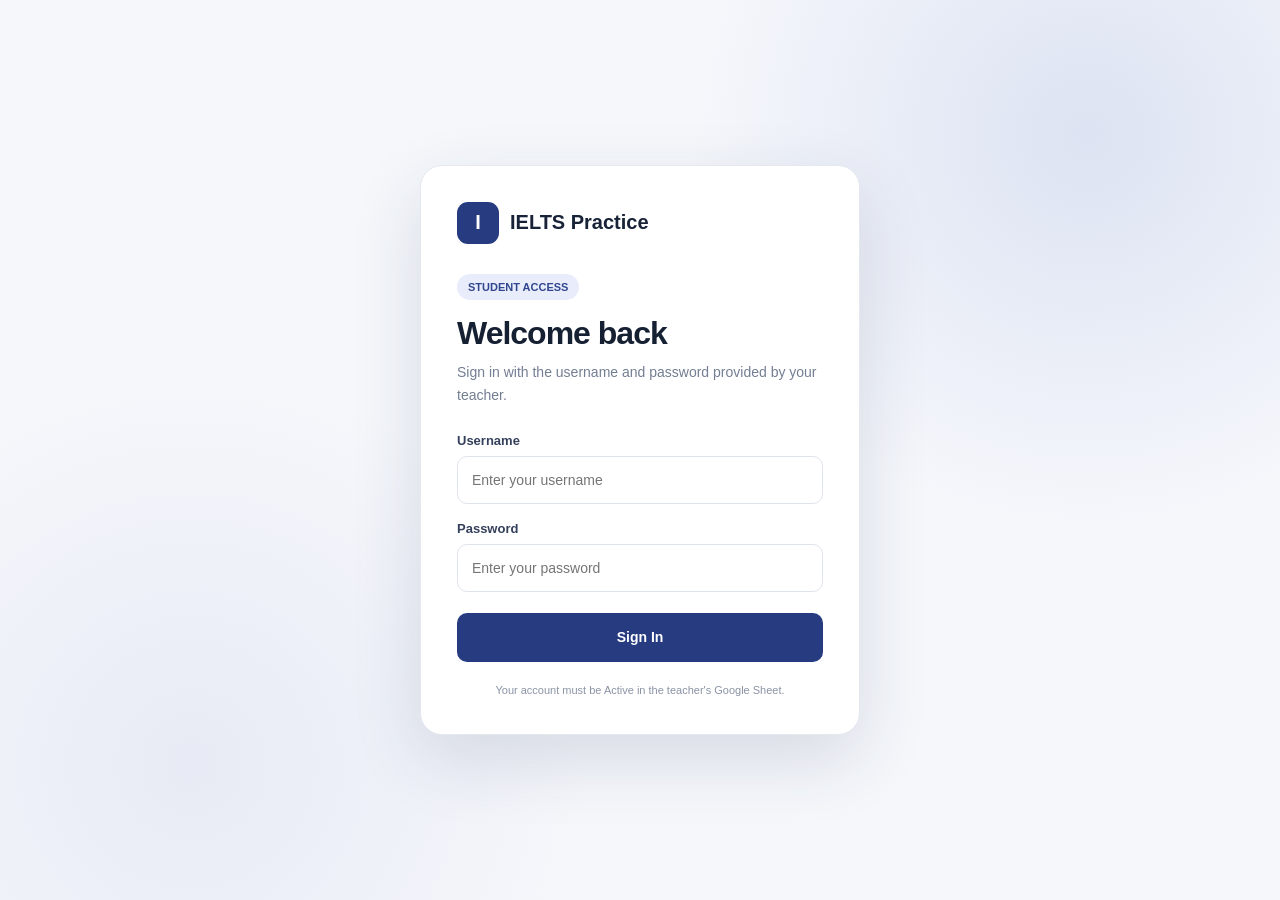
<file: index.html>
<!DOCTYPE html>
<html lang="en">
<head>
    <meta charset="UTF-8">
    <meta name="viewport" content="width=device-width, initial-scale=1.0">

    <title>IELTS Practice Center</title>

    <style>
        * {
            margin: 0;
            padding: 0;
            box-sizing: border-box;
        }

        html {
            scroll-behavior: smooth;
        }

        body {
            font-family: Arial, Helvetica, sans-serif;
            background: #f5f7fb;
            color: #172033;
            min-height: 100vh;
        }

        /* =========================
           NAVIGATION
        ========================= */

        nav {
            width: 100%;
            height: 72px;
            background: rgba(255, 255, 255, 0.95);
            border-bottom: 1px solid #e7eaf0;
            display: flex;
            align-items: center;
            justify-content: space-between;
            padding: 0 7%;
            position: sticky;
            top: 0;
            z-index: 100;
            backdrop-filter: blur(10px);
        }

        .logo {
            display: flex;
            align-items: center;
            gap: 10px;
            font-size: 21px;
            font-weight: 800;
            color: #182338;
        }

        .logo-icon {
            width: 38px;
            height: 38px;
            border-radius: 10px;
            background: #263b80;
            color: white;
            display: flex;
            align-items: center;
            justify-content: center;
            font-size: 19px;
        }

        .nav-links {
            display: flex;
            align-items: center;
            gap: 28px;
        }

        .nav-links a {
            text-decoration: none;
            color: #657089;
            font-size: 14px;
            font-weight: 600;
            transition: 0.2s;
        }

        .nav-links a:hover {
            color: #263b80;
        }

        /* =========================
           HERO
        ========================= */

        .hero {
            min-height: 540px;
            display: flex;
            align-items: center;
            padding: 70px 7%;
            background:
                radial-gradient(circle at 80% 20%, rgba(76, 103, 190, 0.14), transparent 30%),
                radial-gradient(circle at 20% 80%, rgba(70, 91, 170, 0.08), transparent 30%),
                #f5f7fb;
        }

        .hero-content {
            width: 55%;
            max-width: 720px;
        }

        .badge {
            display: inline-flex;
            align-items: center;
            gap: 8px;
            padding: 8px 14px;
            border-radius: 30px;
            background: #e9edfb;
            color: #30468e;
            font-size: 12px;
            font-weight: 700;
            margin-bottom: 22px;
        }

        .badge-dot {
            width: 7px;
            height: 7px;
            background: #4058a0;
            border-radius: 50%;
        }

        .hero h1 {
            font-size: clamp(42px, 5vw, 68px);
            line-height: 1.05;
            letter-spacing: -2.5px;
            margin-bottom: 22px;
            color: #162033;
        }

        .hero h1 span {
            color: #4059a2;
        }

        .hero p {
            font-size: 18px;
            line-height: 1.7;
            color: #69748a;
            max-width: 620px;
            margin-bottom: 32px;
        }

        .hero-buttons {
            display: flex;
            gap: 14px;
            flex-wrap: wrap;
        }

        .primary-btn,
        .secondary-btn {
            text-decoration: none;
            padding: 14px 22px;
            border-radius: 10px;
            font-size: 14px;
            font-weight: 700;
            transition: 0.2s;
        }

        .primary-btn {
            background: #263b80;
            color: white;
            box-shadow: 0 8px 20px rgba(38, 59, 128, 0.18);
        }

        .primary-btn:hover {
            background: #1d2e68;
            transform: translateY(-2px);
        }

        .secondary-btn {
            background: white;
            color: #34405b;
            border: 1px solid #dfe3eb;
        }

        .secondary-btn:hover {
            border-color: #bbc4d8;
            transform: translateY(-2px);
        }

        /* =========================
           HERO VISUAL
        ========================= */

        .hero-visual {
            flex: 1;
            display: flex;
            justify-content: flex-end;
        }

        .test-card {
            width: 360px;
            background: white;
            border-radius: 20px;
            padding: 25px;
            box-shadow: 0 25px 60px rgba(32, 48, 83, 0.12);
            border: 1px solid #e8ebf2;
        }

        .test-card-top {
            display: flex;
            justify-content: space-between;
            align-items: center;
            margin-bottom: 25px;
        }

        .test-card-title {
            font-size: 13px;
            font-weight: 700;
            color: #68738a;
        }

        .live {
            font-size: 11px;
            font-weight: 700;
            color: #31805c;
            background: #e8f7ef;
            padding: 6px 10px;
            border-radius: 20px;
        }

        .score {
            background: #f5f7fc;
            border-radius: 14px;
            padding: 20px;
            text-align: center;
            margin-bottom: 18px;
        }

        .score-number {
            font-size: 52px;
            font-weight: 800;
            color: #263b80;
        }

        .score-label {
            color: #778198;
            font-size: 12px;
        }

        .mini-progress {
            margin-top: 18px;
        }

        .mini-progress-row {
            display: flex;
            justify-content: space-between;
            font-size: 12px;
            color: #69748a;
            margin-bottom: 7px;
        }

        .progress-bar {
            height: 7px;
            background: #edf0f5;
            border-radius: 10px;
            overflow: hidden;
        }

        .progress-fill {
            height: 100%;
            width: 76%;
            background: #4059a2;
            border-radius: 10px;
        }

        /* =========================
           SECTION
        ========================= */

        .section {
            padding: 85px 7%;
        }

        .section-header {
            text-align: center;
            max-width: 680px;
            margin: 0 auto 45px;
        }

        .section-label {
            color: #4059a2;
            font-size: 12px;
            font-weight: 800;
            text-transform: uppercase;
            letter-spacing: 1.5px;
            margin-bottom: 10px;
        }

        .section-header h2 {
            font-size: 36px;
            margin-bottom: 13px;
            color: #172033;
        }

        .section-header p {
            color: #737e93;
            line-height: 1.7;
            font-size: 15px;
        }

        /* =========================
           TEST CARDS
        ========================= */

        .tests {
            display: grid;
            grid-template-columns: repeat(3, 1fr);
            gap: 22px;
            max-width: 1150px;
            margin: auto;
        }

        .test-option {
            background: white;
            border: 1px solid #e4e8ef;
            border-radius: 18px;
            padding: 28px;
            transition: 0.25s;
            position: relative;
            overflow: hidden;
        }

        .test-option:hover {
            transform: translateY(-6px);
            box-shadow: 0 18px 40px rgba(30, 44, 75, 0.10);
            border-color: #ccd3e3;
        }

        .test-icon {
            width: 52px;
            height: 52px;
            border-radius: 14px;
            display: flex;
            align-items: center;
            justify-content: center;
            font-size: 24px;
            margin-bottom: 22px;
        }

        .reading-icon {
            background: #edf0fc;
        }

        .listening-icon {
            background: #eef7f4;
        }

        .listening-icon-2 {
            background: #f5eefb;
        }

        .test-option h3 {
            font-size: 21px;
            margin-bottom: 9px;
            color: #1a2438;
        }

        .test-option p {
            color: #737e93;
            font-size: 14px;
            line-height: 1.65;
            min-height: 70px;
        }

        .test-info {
            display: flex;
            gap: 8px;
            flex-wrap: wrap;
            margin: 20px 0;
        }

        .info {
            background: #f5f6f9;
            color: #667188;
            padding: 6px 9px;
            border-radius: 6px;
            font-size: 11px;
            font-weight: 600;
        }

        .start-btn {
            display: block;
            text-align: center;
            text-decoration: none;
            background: #263b80;
            color: white;
            padding: 12px;
            border-radius: 9px;
            font-size: 13px;
            font-weight: 700;
            transition: 0.2s;
        }

        .start-btn:hover {
            background: #1d2e68;
        }

        /* =========================
           FEATURES
        ========================= */

        .features-section {
            background: white;
        }

        .features {
            max-width: 1050px;
            margin: auto;
            display: grid;
            grid-template-columns: repeat(3, 1fr);
            gap: 25px;
        }

        .feature {
            text-align: center;
            padding: 25px;
        }

        .feature-icon {
            width: 55px;
            height: 55px;
            margin: auto auto 17px;
            border-radius: 15px;
            background: #f0f2f9;
            display: flex;
            align-items: center;
            justify-content: center;
            font-size: 23px;
        }

        .feature h3 {
            font-size: 17px;
            margin-bottom: 9px;
        }

        .feature p {
            color: #778196;
            font-size: 13px;
            line-height: 1.65;
        }

        /* =========================
           CTA
        ========================= */

        .cta {
            margin: 0 7% 80px;
            border-radius: 24px;
            background: #263b80;
            color: white;
            padding: 55px;
            text-align: center;
            position: relative;
            overflow: hidden;
        }

        .cta::before {
            content: "";
            position: absolute;
            width: 300px;
            height: 300px;
            border-radius: 50%;
            border: 1px solid rgba(255,255,255,0.10);
            top: -160px;
            right: -80px;
        }

        .cta h2 {
            font-size: 32px;
            margin-bottom: 12px;
        }

        .cta p {
            color: #dbe2f5;
            font-size: 14px;
            margin-bottom: 25px;
        }

        .cta-btn {
            display: inline-block;
            text-decoration: none;
            background: white;
            color: #263b80;
            padding: 13px 22px;
            border-radius: 9px;
            font-size: 13px;
            font-weight: 800;
            transition: 0.2s;
        }

        .cta-btn:hover {
            transform: translateY(-2px);
        }

        /* =========================
           FOOTER
        ========================= */

        footer {
            background: #171e2d;
            color: white;
            padding: 35px 7%;
            display: flex;
            justify-content: space-between;
            align-items: center;
            gap: 20px;
        }

        .footer-logo {
            font-weight: 800;
            font-size: 16px;
        }

        .footer-text {
            color: #8993a7;
            font-size: 12px;
        }

        /* =========================
           MOBILE
        ========================= */

        @media (max-width: 900px) {

            .hero {
                flex-direction: column;
                text-align: center;
                padding-top: 60px;
                padding-bottom: 60px;
            }

            .hero-content {
                width: 100%;
            }

            .hero p {
                margin-left: auto;
                margin-right: auto;
            }

            .hero-buttons {
                justify-content: center;
            }

            .hero-visual {
                width: 100%;
                justify-content: center;
                margin-top: 45px;
            }

            .tests,
            .features {
                grid-template-columns: 1fr;
                max-width: 550px;
            }

            .test-option p {
                min-height: auto;
            }
        }

        @media (max-width: 600px) {

            nav {
                height: 65px;
                padding: 0 5%;
            }

            .nav-links {
                display: none;
            }

            .logo {
                font-size: 18px;
            }

            .hero {
                padding: 50px 5%;
            }

            .hero h1 {
                font-size: 42px;
                letter-spacing: -1.5px;
            }

            .hero p {
                font-size: 15px;
            }

            .hero-visual {
                margin-top: 30px;
            }

            .test-card {
                width: 100%;
                max-width: 350px;
            }

            .section {
                padding: 65px 5%;
            }

            .section-header h2 {
                font-size: 29px;
            }

            .cta {
                margin: 0 5% 60px;
                padding: 40px 22px;
            }

            .cta h2 {
                font-size: 27px;
            }

            footer {
                flex-direction: column;
                text-align: center;
            }
        }

        .portal-screen{display:none;min-height:70vh;padding:75px 7%;background:radial-gradient(circle at 85% 15%,rgba(76,103,190,.12),transparent 28%),#f5f7fb}
        .portal-screen.active{display:block}
        .portal-inner{max-width:1150px;margin:0 auto}
        .portal-back{display:inline-flex;align-items:center;gap:8px;border:1px solid #dfe3eb;background:#fff;color:#34405b;padding:11px 16px;border-radius:9px;font-size:13px;font-weight:700;cursor:pointer;margin-bottom:30px}
        .portal-back:hover{border-color:#bbc4d8;transform:translateY(-1px)}
        .portal-header{text-align:center;max-width:700px;margin:0 auto 45px}
        .portal-icon{width:70px;height:70px;border-radius:18px;display:flex;align-items:center;justify-content:center;margin:0 auto 20px;font-size:32px}
        .portal-icon.listening{background:#eef7f4}
        .portal-header h2{font-size:clamp(32px,4vw,46px);color:#172033;margin-bottom:12px}
        .portal-header p{color:#737e93;line-height:1.7;font-size:15px}
        .portal-tests{display:grid;grid-template-columns:repeat(3,1fr);gap:22px}
        .portal-test-card{background:#fff;border:1px solid #e4e8ef;border-radius:18px;padding:28px;transition:.25s}
        .portal-test-card:hover{transform:translateY(-5px);box-shadow:0 18px 40px rgba(30,44,75,.10);border-color:#ccd3e3}
        .portal-test-number{color:#4059a2;font-size:12px;font-weight:800;text-transform:uppercase;letter-spacing:1px;margin-bottom:10px}
        .portal-test-card h3{color:#1a2438;font-size:21px;margin-bottom:9px}
        .portal-test-card p{color:#737e93;font-size:14px;line-height:1.65;min-height:68px}
        .portal-test-info{display:flex;gap:8px;flex-wrap:wrap;margin:20px 0}
        .portal-test-info span{background:#f5f6f9;color:#667188;padding:6px 9px;border-radius:6px;font-size:11px;font-weight:600}
        @media(max-width:900px){.portal-tests{grid-template-columns:1fr;max-width:550px;margin:auto}}
        @media(max-width:600px){.portal-screen{padding:55px 5%}.portal-header h2{font-size:31px}}

    </style>

<style id="studentLoginStyles">
    body.auth-locked > *:not(#studentLoginOverlay) {
        display: none !important;
    }

    #studentLoginOverlay {
        position: fixed;
        inset: 0;
        z-index: 999999;
        display: flex;
        align-items: center;
        justify-content: center;
        padding: 24px;
        background:
            radial-gradient(circle at 85% 15%, rgba(76,103,190,.14), transparent 30%),
            radial-gradient(circle at 15% 85%, rgba(70,91,170,.08), transparent 30%),
            #f5f7fb;
        font-family: Arial, Helvetica, sans-serif;
    }

    .student-login-card {
        width: min(440px, 100%);
        background: #fff;
        border: 1px solid #e4e8ef;
        border-radius: 22px;
        padding: 36px;
        box-shadow: 0 25px 70px rgba(32,48,83,.14);
    }

    .student-login-brand {
        display: flex;
        align-items: center;
        gap: 11px;
        margin-bottom: 30px;
        color: #182338;
        font-size: 20px;
        font-weight: 800;
    }

    .student-login-brand-icon {
        width: 42px;
        height: 42px;
        border-radius: 11px;
        background: #263b80;
        color: #fff;
        display: flex;
        align-items: center;
        justify-content: center;
        font-size: 20px;
    }

    .student-login-badge {
        display: inline-flex;
        padding: 7px 11px;
        border-radius: 20px;
        background: #e9edfb;
        color: #30468e;
        font-size: 11px;
        font-weight: 800;
        margin-bottom: 15px;
    }

    .student-login-card h1 {
        color: #162033;
        font-size: 32px;
        letter-spacing: -1px;
        margin-bottom: 9px;
    }

    .student-login-card .login-subtitle {
        color: #737e93;
        font-size: 14px;
        line-height: 1.65;
        margin-bottom: 26px;
    }

    .student-login-field {
        margin-bottom: 17px;
    }

    .student-login-field label {
        display: block;
        color: #34405b;
        font-size: 13px;
        font-weight: 700;
        margin-bottom: 8px;
    }

    .student-login-field input {
        width: 100%;
        height: 48px;
        border: 1px solid #dfe3eb;
        border-radius: 10px;
        padding: 0 14px;
        outline: none;
        color: #172033;
        background: #fff;
        font-size: 14px;
        transition: .2s;
    }

    .student-login-field input:focus {
        border-color: #4059a2;
        box-shadow: 0 0 0 3px rgba(64,89,162,.10);
    }

    .student-login-button {
        width: 100%;
        height: 49px;
        border: 0;
        border-radius: 10px;
        background: #263b80;
        color: #fff;
        font-size: 14px;
        font-weight: 800;
        cursor: pointer;
        transition: .2s;
        margin-top: 4px;
    }

    .student-login-button:hover {
        background: #1d2e68;
        transform: translateY(-1px);
    }

    .student-login-button:disabled {
        opacity: .65;
        cursor: wait;
        transform: none;
    }

    .student-login-error {
        display: none;
        margin-bottom: 17px;
        padding: 11px 13px;
        border-radius: 9px;
        background: #fff0f0;
        border: 1px solid #f0cccc;
        color: #a33b3b;
        font-size: 12px;
        line-height: 1.5;
    }

    .student-login-footer {
        margin-top: 20px;
        text-align: center;
        color: #8a93a5;
        font-size: 11px;
        line-height: 1.5;
    }

    .student-user-area {
        display: flex;
        align-items: center;
        gap: 10px;
    }

    .student-user-name {
        color: #526079;
        font-size: 12px;
        font-weight: 700;
    }

    .student-logout-button {
        border: 1px solid #dfe3eb;
        background: #fff;
        color: #34405b;
        padding: 8px 11px;
        border-radius: 8px;
        font-size: 11px;
        font-weight: 700;
        cursor: pointer;
    }

    .student-logout-button:hover {
        border-color: #bbc4d8;
    }

    @media (max-width: 600px) {
        .student-login-card {
            padding: 28px 22px;
            border-radius: 18px;
        }
        .student-login-card h1 {
            font-size: 28px;
        }
        .student-user-name {
            display: none;
        }
    }
</style>

</head>

<body class="auth-locked">

<!-- =====================================================
     STUDENT LOGIN
====================================================== -->
<div id="studentLoginOverlay">
    <div class="student-login-card">
        <div class="student-login-brand">
            <div class="student-login-brand-icon">I</div>
            IELTS Practice
        </div>

        <div class="student-login-badge">STUDENT ACCESS</div>

        <h1>Welcome back</h1>
        <p class="login-subtitle">
            Sign in with the username and password provided by your teacher.
        </p>

        <div id="studentLoginError" class="student-login-error"></div>

        <form id="studentLoginForm" autocomplete="on">
            <div class="student-login-field">
                <label for="studentUsername">Username</label>
                <input
                    id="studentUsername"
                    name="username"
                    type="text"
                    autocomplete="username"
                    placeholder="Enter your username"
                    required
                >
            </div>

            <div class="student-login-field">
                <label for="studentPassword">Password</label>
                <input
                    id="studentPassword"
                    name="password"
                    type="password"
                    autocomplete="current-password"
                    placeholder="Enter your password"
                    required
                >
            </div>

            <button id="studentLoginButton" class="student-login-button" type="submit">
                Sign In
            </button>
        </form>

        <div class="student-login-footer">
            Your account must be Active in the teacher's Google Sheet.
        </div>
    </div>
</div>


    <!-- =========================
         NAVIGATION
    ========================== -->

    <nav>
        <div class="logo">
            <div class="logo-icon">I</div>
            IELTS Practice
        </div>

        <div class="nav-links">
            <a href="#tests">Practice Tests</a>
            <a href="#features">Features</a>
        </div>

            <div class="student-user-area" id="studentUserArea" style="display:none;">
                <span class="student-user-name" id="studentUserName"></span>
                <button type="button" class="student-logout-button" id="studentLogoutButton">
                    Log out
                </button>
            </div>

    </nav>


    <!-- =========================
         HERO
    ========================== -->

    <section class="hero">

        <div class="hero-content">

            <div class="badge">
                <span class="badge-dot"></span>
                IELTS Practice Platform
            </div>

            <h1>
                Practice smarter.<br>
                <span>Achieve your goal.</span>
            </h1>

            <p>
                Improve your IELTS skills with realistic Reading and
                Listening practice tests. Choose a test, start practicing,
                and track your performance.
            </p>

            <div class="hero-buttons">
                <a href="#tests" class="primary-btn">
                    Start Practicing
                </a>

                <a href="#features" class="secondary-btn">
                    Explore Features
                </a>
            </div>

        </div>


        <div class="hero-visual">

            <div class="test-card">

                <div class="test-card-top">
                    <div class="test-card-title">
                        YOUR IELTS PRACTICE
                    </div>

                    <div class="live">
                        ● Ready
                    </div>
                </div>

                <div class="score">
                    <div class="score-number">?.?</div>
                    <div class="score-label">
                        Target Band Score
                    </div>
                </div>

                <div class="mini-progress">

                    <div class="mini-progress-row">
                        <span>Reading</span>
                        <strong>100%</strong>
                    </div>

                    <div class="progress-bar">
                        <div class="progress-fill"></div>
                    </div>

                </div>

                <div class="mini-progress">

                    <div class="mini-progress-row">
                        <span>Listening</span>
                        <strong>100%</strong>
                    </div>

                    <div class="progress-bar">
                        <div class="progress-fill" style="width:82%;"></div>
                    </div>

                </div>

            </div>

        </div>

    </section>


    <!-- =========================
         TEST SELECTION
    ========================== -->

    <section class="section" id="tests">

        <div class="section-header">

            <div class="section-label">
                Choose your test
            </div>

            <h2>Start your IELTS practice</h2>

            <p>
                Select a practice section below and begin your test.
                Each test is designed to give you a realistic IELTS
                practice experience.
            </p>

        </div>


        <div class="tests">

            <div class="test-option">
                <div class="test-icon reading-icon">📖</div>
                <h3>IELTS Reading</h3>
                <p>
                    Enter the Reading practice portal and choose
                    the Reading test you want to complete.
                </p>
                <div class="test-info">
                    <span class="info">60 Minutes</span>
                    <span class="info">40 Questions</span>
                    <span class="info">Academic</span>
                </div>
                <a href="IELTSR/index.html" class="start-btn">
                    Enter Reading Portal →
                </a>
            </div>

            <div class="test-option">
                <div class="test-icon listening-icon">🎧</div>
                <h3>IELTS Listening</h3>
                <p>
                    Enter the Listening practice portal first,
                    then choose from the available Listening tests.
                </p>
                <div class="test-info">
                    <span class="info">30+ Minutes</span>
                    <span class="info">40 Questions</span>
                    <span class="info">4 Parts</span>
                </div>
                <a href="#listeningPortal" class="start-btn" id="openListeningPortal">
                    Enter Listening Portal →
                </a>
            </div>

        </div>

    </section>



    <!-- =========================
         LISTENING PORTAL
    ========================== -->

    <section id="listeningPortal" class="portal-screen">
        <div class="portal-inner">

            <button type="button" class="portal-back" id="backFromListeningPortal">
                ← Back to IELTS Sections
            </button>

            <div class="portal-header">
                <div class="portal-icon listening">🎧</div>
                <h2>IELTS Listening Portal</h2>
                <p>
                    Choose a Listening practice test below.
                    You will enter the selected test only after
                    choosing it from this portal.
                </p>
            </div>

            <div class="portal-tests">

                <div class="portal-test-card">
                    <div class="portal-test-number">Listening Test 1</div>
                    <h3>IELTS Listening 1</h3>
                    <p>Full Listening practice test with audio, questions, timing, and automatic results.</p>
                    <div class="portal-test-info"><span>30+ Minutes</span><span>40 Questions</span><span>4 Parts</span></div>
                    <a href="IELTS5/index.html" class="start-btn">Start Test 1 →</a>
                </div>

                <!-- <div class="portal-test-card">
                    <div class="portal-test-number">Listening Test 2</div>
                    <h3>IELTS Listening 2</h3>
                    <p>Complete another full Listening practice test and check your performance.</p>
                    <div class="portal-test-info"><span>30+ Minutes</span><span>40 Questions</span><span>4 Parts</span></div>
                    <a href="IELTS6/index.html" class="start-btn">Start Test 2 →</a>
                </div> -->

                <div class="portal-test-card">
                    <div class="portal-test-number">Listening Test 3</div>
                    <h3>IELTS Listening 3</h3>
                    <p>Practice another Listening paper with realistic timing and question types.</p>
                    <div class="portal-test-info"><span>30+ Minutes</span><span>40 Questions</span><span>4 Parts</span></div>
                    <a href="IELTS7/index.html" class="start-btn">Start Test 3 →</a>
                </div>

                <div class="portal-test-card">
                    <div class="portal-test-number">Listening Test 4</div>
                    <h3>IELTS Listening 4</h3>
                    <p>Continue your Listening practice with another complete IELTS test.</p>
                    <div class="portal-test-info"><span>30+ Minutes</span><span>40 Questions</span><span>4 Parts</span></div>
                    <a href="IELTS8/index.html" class="start-btn">Start Test 4 →</a>
                </div>

                <div class="portal-test-card">
                    <div class="portal-test-number">Listening Test 5</div>
                    <h3>IELTS Listening 5</h3>
                    <p>Challenge yourself with another complete Listening practice test.</p>
                    <div class="portal-test-info"><span>30+ Minutes</span><span>40 Questions</span><span>4 Parts</span></div>
                    <a href="IELTS9/index.html" class="start-btn">Start Test 5 →</a>
                </div>

                      <div class="portal-test-card">
                    <div class="portal-test-number">Listening Test 6</div>
                    <h3>IELTS Listening 6</h3>
                    <p>Challenge yourself with another complete Listening practice test.</p>
                    <div class="portal-test-info"><span>30+ Minutes</span><span>40 Questions</span><span>4 Parts</span></div>
                    <a href="IELTS1/index.html" class="start-btn">Start Test 6 →</a>
                </div>


            </div>
        </div>
    </section>

    <!-- =========================
         FEATURES
    ========================== -->

    <section class="section features-section" id="features">

        <div class="section-header">

            <div class="section-label">
                Practice tools
            </div>

            <h2>Everything you need to practice</h2>

            <p>
                A simple practice environment designed to help you
                focus on the test instead of complicated interfaces.
            </p>

        </div>


        <div class="features">

            <div class="feature">

                <div class="feature-icon">
                    ⏱
                </div>

                <h3>Realistic Timing</h3>

                <p>
                    Practice under realistic IELTS time limits
                    and improve your time management.
                </p>

            </div>


            <div class="feature">

                <div class="feature-icon">
                    ✓
                </div>

                <h3>Instant Results</h3>

                <p>
                    Submit your answers and see your performance
                    immediately after completing a test.
                </p>

            </div>


            <div class="feature">

                <div class="feature-icon">
                    📊
                </div>

                <h3>Track Performance</h3>

                <p>
                    Review your answers and identify areas where
                    you need more practice.
                </p>

            </div>

        </div>

    </section>


    <!-- =========================
         CTA
    ========================== -->

    <section class="cta">

        <h2>Ready to practice?</h2>

        <p>
            Choose a section and start your IELTS practice now.
        </p>

        <a href="#tests" class="cta-btn">
            Choose a Test
        </a>

    </section>


    <!-- =========================
         FOOTER
    ========================== -->

    <footer>

        <div class="footer-logo">
            IELTS Practice
        </div>

        <div class="footer-text">
            Practice • Improve • Achieve
        </div>

        <div class="footer-text">
            © 2026 IELTS Practice
        </div>

    </footer>



    <script>
    (function(){
        const openBtn=document.getElementById("openListeningPortal");
        const portal=document.getElementById("listeningPortal");
        const backBtn=document.getElementById("backFromListeningPortal");

        const mainSections=[
            document.querySelector("nav"),
            document.querySelector(".hero"),
            document.getElementById("tests"),
            document.querySelector(".features-section"),
            document.querySelector(".cta"),
            document.querySelector("footer")
        ];

        function openPortal(){
            mainSections.forEach(function(el){
                if(el) el.style.display="none";
            });
            portal.classList.add("active");
            history.replaceState(null,"","#listeningPortal");
            window.scrollTo(0,0);
        }

        function closePortal(){
            portal.classList.remove("active");
            mainSections.forEach(function(el){
                if(el) el.style.display="";
            });
            history.replaceState(null,"","#tests");
            window.scrollTo(0,0);
        }

        if(openBtn) openBtn.addEventListener("click",function(e){
            e.preventDefault();
            openPortal();
        });

        if(backBtn) backBtn.addEventListener("click",closePortal);

        if(location.hash==="#listeningPortal") openPortal();
    })();
    </script>


<script id="studentLoginScript">
(function () {
    "use strict";

    /*
     * IMPORTANT:
     * Replace this URL with your deployed Google Apps Script Web App URL.
     * Example:
     * https://script.google.com/macros/s/XXXXXXXXXXXX/exec
     */
    const GOOGLE_APPS_SCRIPT_URL = "https://script.google.com/macros/s/AKfycbzkYktZQFtycRgG3K6Hi6MsvUtP8RsqOq6QxB598FVYefGmpe_oS3R518GZ0821bNbYtw/exec";

    const SESSION_KEY = "ieltsStudentSession";

    const overlay = document.getElementById("studentLoginOverlay");
    const form = document.getElementById("studentLoginForm");
    const usernameInput = document.getElementById("studentUsername");
    const passwordInput = document.getElementById("studentPassword");
    const button = document.getElementById("studentLoginButton");
    const errorBox = document.getElementById("studentLoginError");
    const userArea = document.getElementById("studentUserArea");
    const userName = document.getElementById("studentUserName");
    const logoutButton = document.getElementById("studentLogoutButton");

    function showError(message) {
        errorBox.textContent = message || "Login failed.";
        errorBox.style.display = "block";
    }

    function clearError() {
        errorBox.textContent = "";
        errorBox.style.display = "none";
    }

    function setLoggedIn(student) {
        const safeStudent = {
            studentId: String(student.studentId || ""),
            username: String(student.username || ""),
            status: String(student.status || "Active")
        };

        localStorage.setItem(SESSION_KEY, JSON.stringify(safeStudent));

        document.body.classList.remove("auth-locked");
        overlay.style.display = "none";

        if (userArea) {
            userArea.style.display = "flex";
        }

        if (userName) {
            userName.textContent = safeStudent.username;
        }
    }

    function logout() {
        localStorage.removeItem(SESSION_KEY);
        document.body.classList.add("auth-locked");
        overlay.style.display = "flex";

        if (userArea) {
            userArea.style.display = "none";
        }

        form.reset();
        clearError();
        usernameInput.focus();
        window.scrollTo(0, 0);
    }

    function restoreSession() {
        try {
            const saved = localStorage.getItem(SESSION_KEY);

            if (!saved) {
                overlay.style.display = "flex";
                return;
            }

            const student = JSON.parse(saved);

            if (!student || !student.username || !student.studentId) {
                throw new Error("Invalid session");
            }

            setLoggedIn(student);
        } catch (error) {
            localStorage.removeItem(SESSION_KEY);
            overlay.style.display = "flex";
        }
    }

    async function login(username, password) {
        if (!GOOGLE_APPS_SCRIPT_URL ||
            GOOGLE_APPS_SCRIPT_URL.indexOf("PASTE_YOUR_") === 0) {
            throw new Error(
                "Google Apps Script URL has not been added yet. Open index.html and replace GOOGLE_APPS_SCRIPT_URL."
            );
        }

        const response = await fetch(GOOGLE_APPS_SCRIPT_URL, {
            method: "POST",
            headers: {
                "Content-Type": "text/plain;charset=utf-8"
            },
            body: JSON.stringify({
                action: "login",
                data: {
                    username: username,
                    password: password
                }
            })
        });

        if (!response.ok) {
            throw new Error("Could not connect to the login server.");
        }

        const result = await response.json();

        if (!result.success) {
            throw new Error(result.message || "Invalid username or password.");
        }

        return result;
    }

    form.addEventListener("submit", async function (event) {
        event.preventDefault();
        clearError();

        const username = usernameInput.value.trim();
        const password = passwordInput.value;

        if (!username || !password) {
            showError("Please enter both username and password.");
            return;
        }

        button.disabled = true;
        button.textContent = "Signing in...";

        try {
            const result = await login(username, password);
            setLoggedIn(result.student);
        } catch (error) {
            console.error(error);
            showError(error.message || "Login failed. Please try again.");
        } finally {
            button.disabled = false;
            button.textContent = "Sign In";
        }
    });

    if (logoutButton) {
        logoutButton.addEventListener("click", logout);
    }

    restoreSession();
})();
</script>

</body>
</html>
</file>
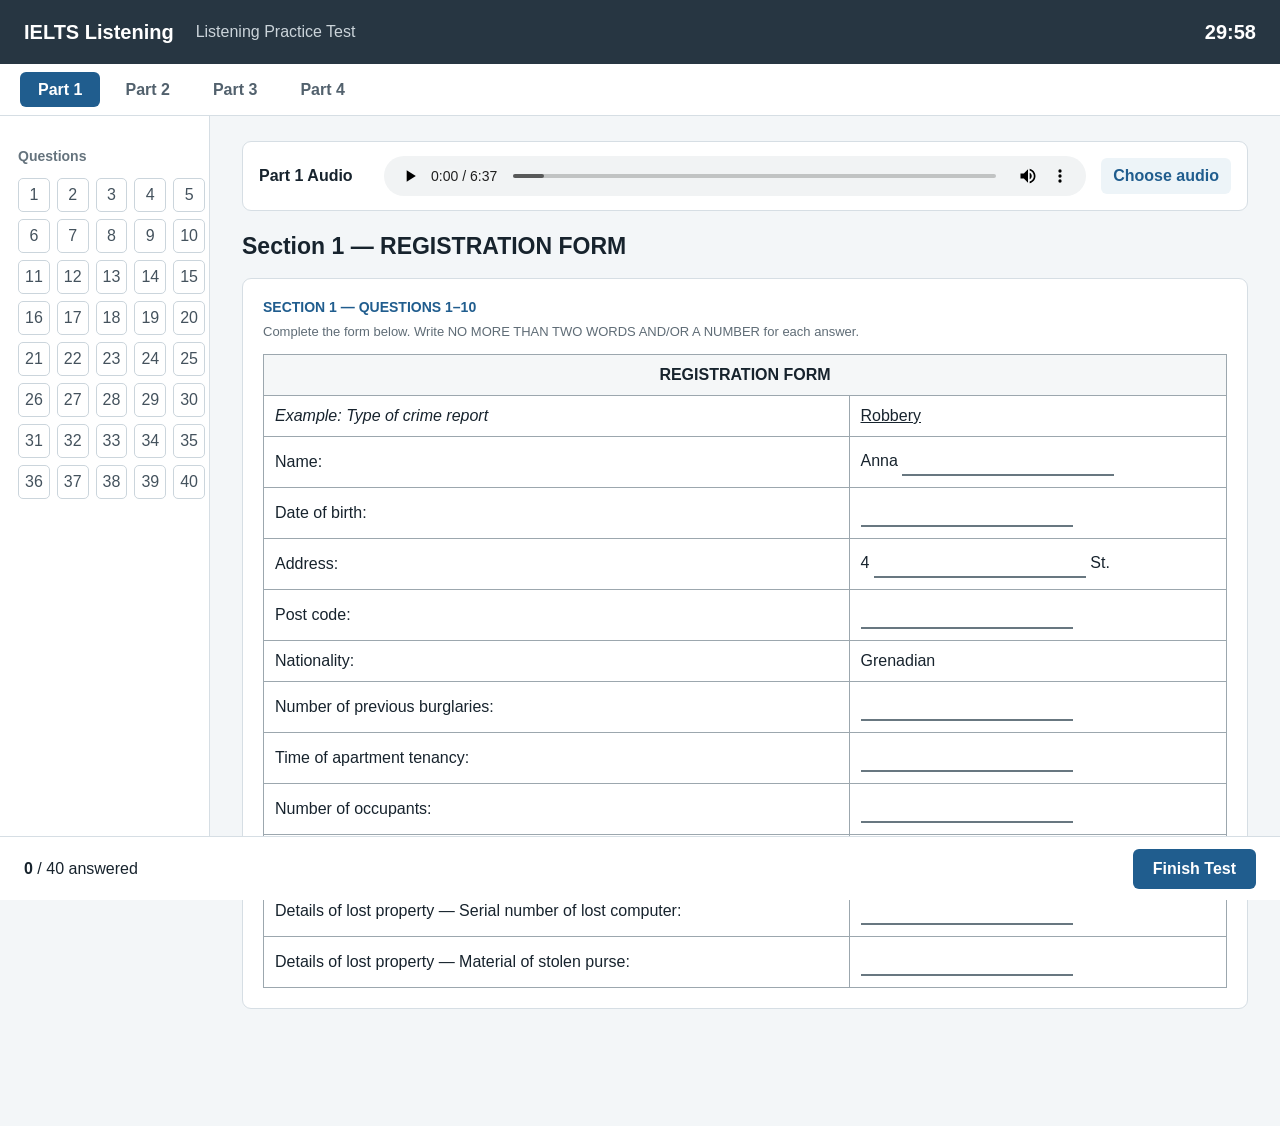
<file: IELTS1/index.html>
<!doctype html>
<html lang="en">
<head>
<meta charset="utf-8">
<meta name="viewport" content="width=device-width,initial-scale=1">
<title>IELTS Listening Practice</title>
<link rel="stylesheet" href="style.css">
</head>
<body>
<header id="topbar"><b>IELTS Listening</b><span>Listening Practice Test</span><strong id="timer">30:00</strong></header>
<nav id="parts">
<button class="active" data-part="1">Part 1</button><button data-part="2">Part 2</button><button data-part="3">Part 3</button><button data-part="4">Part 4</button>
</nav>
<div class="layout" id="testLayout">
<aside><h3>Questions</h3><div id="questionNav"></div></aside>
<main>
<div class="audioBox"><b id="audioTitle">Part 1 Audio</b><audio id="audio" controls></audio><label class="audioBtn">Choose audio<input id="audioFile" type="file" accept="audio/*"></label></div>
<div id="content"></div>
</main></div>
<footer id="footer"><span><b id="answeredCount">0</b> / 40 answered</span><button class="finishBtn" id="finishBtn">Finish Test</button></footer>

<div class="modal hidden" id="confirmModal"><div class="modalBox"><h2>Finish Test?</h2><p>Unfinished answers will be marked as incorrect.</p><div class="modalActions"><button id="continueBtn">Continue Test</button><button class="finishBtn" id="confirmFinishBtn">Finish Test</button></div></div></div>

<section class="results hidden" id="results"><div class="resultsWrap">
<div class="resultHeader"><div><small>IELTS LISTENING PRACTICE</small><h1>Test Results</h1><p>Part scores and overall performance</p></div><div class="bigScore"><b id="scoreText">0/40</b><span>Estimated Band</span><strong id="bandText">0.0</strong></div></div>
<div class="summaryGrid"><div>Correct<strong id="correctText">0</strong></div><div>Incorrect<strong id="wrongText">0</strong></div><div>Unanswered<strong id="unansweredText">0</strong></div><div>Accuracy<strong id="accuracyText">0%</strong></div></div>
<div class="resultActions"><button id="printBtn">Print / Save PDF — Part Scores</button><button class="finishBtn" id="restartBtn">Start Again</button></div>
<div class="panel partScorePanel"><div class="panelTitle"><div><small>PERFORMANCE BREAKDOWN</small><h2>Part Scores</h2></div><span>40 questions total</span></div><div id="partScores" class="partScores"></div></div>
<div class="panel reviewPanel"><div class="reviewTop"><div><h2>Question Review</h2><p>Your answer vs. the correct answer</p></div><div><button class="filter active" data-filter="all">All</button><button class="filter" data-filter="wrong">Wrong</button></div></div><div id="review"></div></div>

</div></section>
<script src="script.js"></script>
</body></html>
</file>
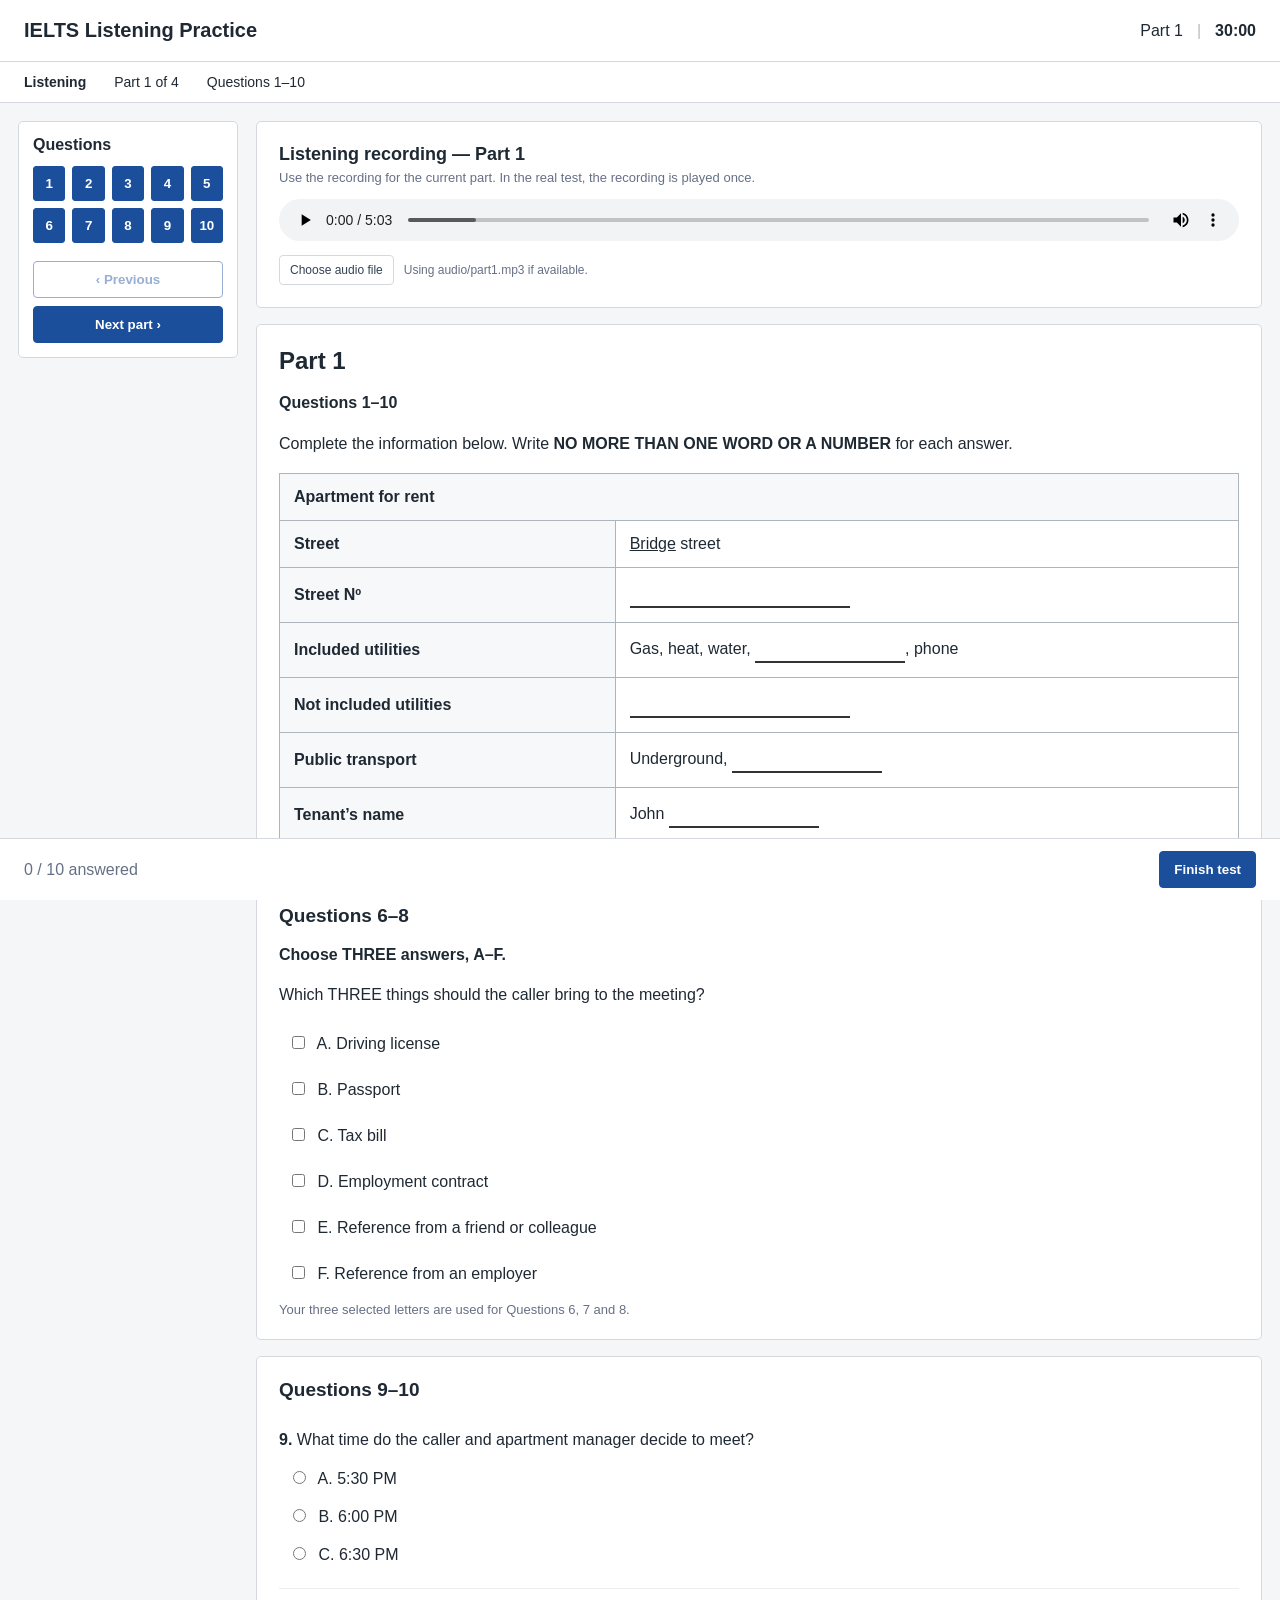
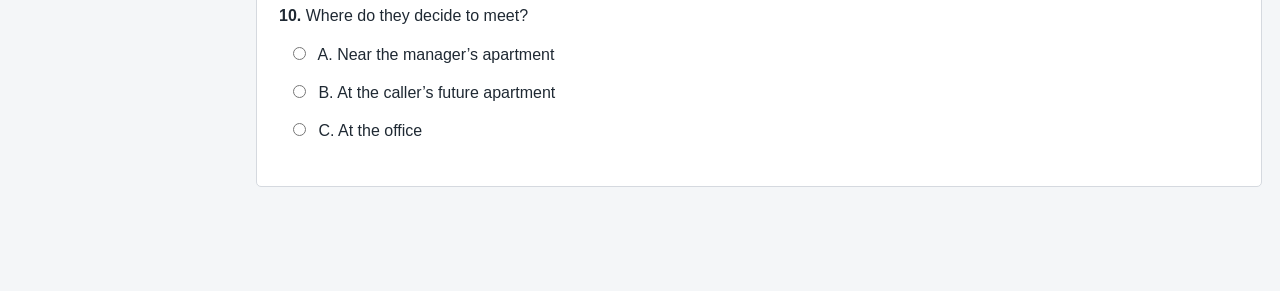
<file: IELTS5/index.html>
<!DOCTYPE html>
<html lang="en">
<head>
<meta charset="UTF-8">
<meta name="viewport" content="width=device-width, initial-scale=1.0">
<title>IELTS Listening Practice</title>
<link rel="stylesheet" href="style.css">
</head>
<body>
<header class="topbar">
  <div class="brand">IELTS Listening Practice</div>
  <div class="test-info"><span id="partLabel">Part 1</span><span class="divider">|</span><strong id="timer">30:00</strong></div>
</header>
<div class="instructions-bar">
  <strong>Listening</strong><span>Part <span id="partNumber">1</span> of 4</span><span id="progressText">Questions 1–10</span>
</div>
<main class="test-shell">
  <aside class="question-panel">
    <div class="panel-title">Questions</div>
    <div id="questionNav" class="question-nav"></div>
    <div class="part-nav">
      <button id="prevPart" class="secondary-btn" disabled>‹ Previous</button>
      <button id="nextPart" class="primary-btn">Next part ›</button>
    </div>
  </aside>
  <section class="content">
    <div class="audio-card">
      <div class="audio-title">Listening recording — Part <span id="audioPart">1</span></div>
      <div class="audio-subtitle">Use the recording for the current part. In the real test, the recording is played once.</div>
      <audio id="audioPlayer" controls preload="metadata"><source id="audioSource" src="audio/part1.mp3" type="audio/mpeg"></audio>
      <div class="audio-file-row"><label for="audioFile" class="file-btn">Choose audio file</label><input id="audioFile" type="file" accept="audio/*"><span id="audioStatus">Put part1.mp3–part4.mp3 in the audio folder.</span></div>
    </div>

    <div id="part-1" class="part-content">
      <div class="question-block"><h1>Part 1</h1><p><strong>Questions 1–10</strong></p>
        <p>Complete the information below. Write <strong>NO MORE THAN ONE WORD OR A NUMBER</strong> for each answer.</p>
        <table class="form-table">
          <tr><th colspan="2">Apartment for rent</th></tr>
          <tr><th>Street</th><td><u>Bridge</u> street</td></tr>
          <tr><th>Street Nº</th><td><input data-q="1" class="blank-input"></td></tr>
          <tr><th>Included utilities</th><td>Gas, heat, water, <input data-q="2" class="inline-input">, phone</td></tr>
          <tr><th>Not included utilities</th><td><input data-q="3" class="blank-input"></td></tr>
          <tr><th>Public transport</th><td>Underground, <input data-q="4" class="inline-input"></td></tr>
          <tr><th>Tenant’s name</th><td>John <input data-q="5" class="inline-input"></td></tr>
        </table>
      </div>
      <div class="question-block">
        <h2>Questions 6–8</h2><p><strong>Choose THREE answers, A–F.</strong></p>
        <p>Which THREE things should the caller bring to the meeting?</p>
        <div class="options multi-options" data-multi-group="6">
          <label><input type="checkbox" value="A" data-multi="6"> A. Driving license</label>
          <label><input type="checkbox" value="B" data-multi="6"> B. Passport</label>
          <label><input type="checkbox" value="C" data-multi="6"> C. Tax bill</label>
          <label><input type="checkbox" value="D" data-multi="6"> D. Employment contract</label>
          <label><input type="checkbox" value="E" data-multi="6"> E. Reference from a friend or colleague</label>
          <label><input type="checkbox" value="F" data-multi="6"> F. Reference from an employer</label>
        </div>
        <div class="limit-note">Your three selected letters are used for Questions 6, 7 and 8.</div>
      </div>
      <div class="question-block">
        <h2>Questions 9–10</h2>
        <div class="mc-question" data-q="9"><div><strong>9.</strong> What time do the caller and apartment manager decide to meet?</div>
          <label><input type="radio" name="q9" value="A"> A. 5:30 PM</label><label><input type="radio" name="q9" value="B"> B. 6:00 PM</label><label><input type="radio" name="q9" value="C"> C. 6:30 PM</label>
        </div>
        <div class="mc-question" data-q="10"><div><strong>10.</strong> Where do they decide to meet?</div>
          <label><input type="radio" name="q10" value="A"> A. Near the manager’s apartment</label><label><input type="radio" name="q10" value="B"> B. At the caller’s future apartment</label><label><input type="radio" name="q10" value="C"> C. At the office</label>
        </div>
      </div>
    </div>

    <div id="part-2" class="part-content hidden-part">
      <div class="question-block"><h1>Part 2</h1><p><strong>Questions 11–20</strong></p>
        <h2>Questions 11–16</h2><p>Complete the table below. Write <strong>NO MORE THAN TWO WORDS AND/OR A NUMBER</strong> for each answer.</p>
        <table class="form-table">
          <tr><th>Ticket type</th><th>Ticket cost</th></tr>
          <tr><th>Adult’s ticket</th><td><input data-q="11" class="blank-input"> pounds</td></tr>
          <tr><th>Child’s ticket <small>(for children between 5 and 15 years)</small></th><td><input data-q="12" class="blank-input"> pounds</td></tr>
          <tr><th>*Children under <input data-q="13" class="inline-input small-input"> years</th><td>free</td></tr>
          <tr><th>Reduced tariff <small>(for full-time students and disabled visitors)</small></th><td><input data-q="14" class="blank-input"> pounds</td></tr>
          <tr><th><input data-q="15" class="blank-input" aria-label="Question 15"></th><td>55 pounds<br><small>(can be used by up to 2 adults and 3 children)</small></td></tr>
          <tr><th>Annual membership</th><td><input data-q="16" class="blank-input"> pounds</td></tr>
        </table>
      </div>
      <div class="question-block"><h2>Questions 17–20</h2><p>Complete the information about ordering tickets. Write <strong>NO MORE THAN TWO WORDS</strong> for each answer.</p>
        <div class="sentence-list">
          <p><strong>17.</strong> The easiest way is to buy your tickets <input data-q="17" class="inline-input">.</p>
          <p><strong>18.</strong> Make sure that you receive a <input data-q="18" class="inline-input long-input"> of your booking!</p>
          <p><strong>19.</strong> The second way is to book your tickets <input data-q="19" class="inline-input">.</p>
          <p><strong>20.</strong> You can simply purchase the tickets <input data-q="20" class="inline-input"> in ticket kiosks.</p>
        </div>
      </div>
    </div>

    <div id="part-3" class="part-content hidden-part">
      <div class="question-block"><h1>Part 3</h1><p><strong>Questions 21–30</strong></p>
        <h2>Questions 21–23</h2><p>Complete the information below. Write <strong>NO MORE THAN THREE WORDS</strong> for each answer.</p>
        <div class="sentence-list">
          <p><strong>21.</strong> The total course duration is <input data-q="21" class="inline-input long-input">.</p>
          <p><strong>22.</strong> During the final project students will work in teams of <input data-q="22" class="inline-input long-input">.</p>
          <p><strong>23.</strong> The professor told that the key thing in marketing strategy is to <input data-q="23" class="inline-input long-input">.</p>
        </div>
      </div>
      <div class="question-block"><h2>Questions 24–28</h2><p><strong>Choose FIVE answers, A–I.</strong></p><p>Which FIVE modules does the course include?</p>
        <div class="options multi-options" data-multi-group="24">
          <label><input type="checkbox" value="A" data-multi="24"> A. Marketing</label><label><input type="checkbox" value="B" data-multi="24"> B. Design of custom logos</label><label><input type="checkbox" value="C" data-multi="24"> C. Product management</label><label><input type="checkbox" value="D" data-multi="24"> D. Branding</label><label><input type="checkbox" value="E" data-multi="24"> E. E-commerce</label><label><input type="checkbox" value="F" data-multi="24"> F. Advertising</label><label><input type="checkbox" value="G" data-multi="24"> G. Analytics</label><label><input type="checkbox" value="H" data-multi="24"> H. Customer attraction</label><label><input type="checkbox" value="I" data-multi="24"> I. Business strategies</label>
        </div><div class="limit-note">Your five selected letters are used for Questions 24–28.</div>
      </div>
      <div class="question-block"><h2>Questions 29–30</h2><p>Complete the information below. Write <strong>NO MORE THAN TWO WORDS</strong> for each answer.</p>
        <div class="sentence-list"><p><strong>29.</strong> The next lecture is in the big classroom on the <input data-q="29" class="inline-input long-input">.</p><p><strong>30.</strong> Students need to take their last week <input data-q="30" class="inline-input long-input">.</p></div>
      </div>
    </div>

    <div id="part-4" class="part-content hidden-part">
      <div class="question-block"><h1>Part 4</h1><p><strong>Questions 31–40</strong></p><h2>Questions 31–35</h2><p>Choose the correct letter, A, B or C.</p>
        <div class="mc-question" data-q="31"><div><strong>31.</strong> Initially, the Great Wall was built to</div><label><input type="radio" name="q31" value="A"> A. prevent invaders entering China</label><label><input type="radio" name="q31" value="B"> B. function as psychological barrier</label><label><input type="radio" name="q31" value="C"> C. show country’s enduring strength</label></div>
        <div class="mc-question" data-q="32"><div><strong>32.</strong> Construction started</div><label><input type="radio" name="q32" value="A"> A. in third century B.C.</label><label><input type="radio" name="q32" value="B"> B. in 220 B.C.</label><label><input type="radio" name="q32" value="C"> C. in 390 A.D.</label></div>
        <div class="mc-question" data-q="33"><div><strong>33.</strong> The Chinese name of the monument is</div><label><input type="radio" name="q33" value="A"> A. the Great Wall</label><label><input type="radio" name="q33" value="B"> B. the Big Wall</label><label><input type="radio" name="q33" value="C"> C. the Long Wall</label></div>
        <div class="mc-question" data-q="34"><div><strong>34.</strong> The wall as it exists today was constructed mainly by</div><label><input type="radio" name="q34" value="A"> A. Qin dynasty</label><label><input type="radio" name="q34" value="B"> B. Northern Wei dynasty</label><label><input type="radio" name="q34" value="C"> C. Ming dynasty</label></div>
        <div class="mc-question" data-q="35"><div><strong>35.</strong> During the Ming dynasty, the wall’s main purpose was</div><label><input type="radio" name="q35" value="A"> A. to be a military fortification</label><label><input type="radio" name="q35" value="B"> B. to protect caravans along trade routes</label><label><input type="radio" name="q35" value="C"> C. to contribute to the defense of the country</label></div>
      </div>
      <div class="question-block"><h2>Questions 36–40</h2><p>Complete the sentences. Write <strong>NO MORE THAN THREE WORDS</strong> for each answer.</p>
        <div class="sentence-list">
          <p><strong>36.</strong> Before the use of bricks, the Great Wall was mainly built from stones, wood and <input data-q="36" class="inline-input long-input">.</p>
          <p><strong>37.</strong> Many western sections of the wall are constructed from mud and thus are more <input data-q="37" class="inline-input long-input">.</p>
          <p><strong>38.</strong> A part of the wall in Gansu province may disappear due to <input data-q="38" class="inline-input long-input">.</p>
          <p><strong>39.</strong> To see the wall from the Moon would require superhuman <input data-q="39" class="inline-input long-input">.</p>
          <p><strong>40.</strong> The Great Wall is generally recognized as one of the most impressive <input data-q="40" class="inline-input long-input"> in history.</p>
        </div>
      </div>
    </div>
    <div id="resultArea"></div>
  </section>
</main>
<footer class="bottom-bar"><div><span id="answeredCount">0</span> / 10 answered</div><button id="submitBtn" class="submit-btn">Finish test</button></footer>
<script src="script.js"></script>
</body>
</html>
</file>
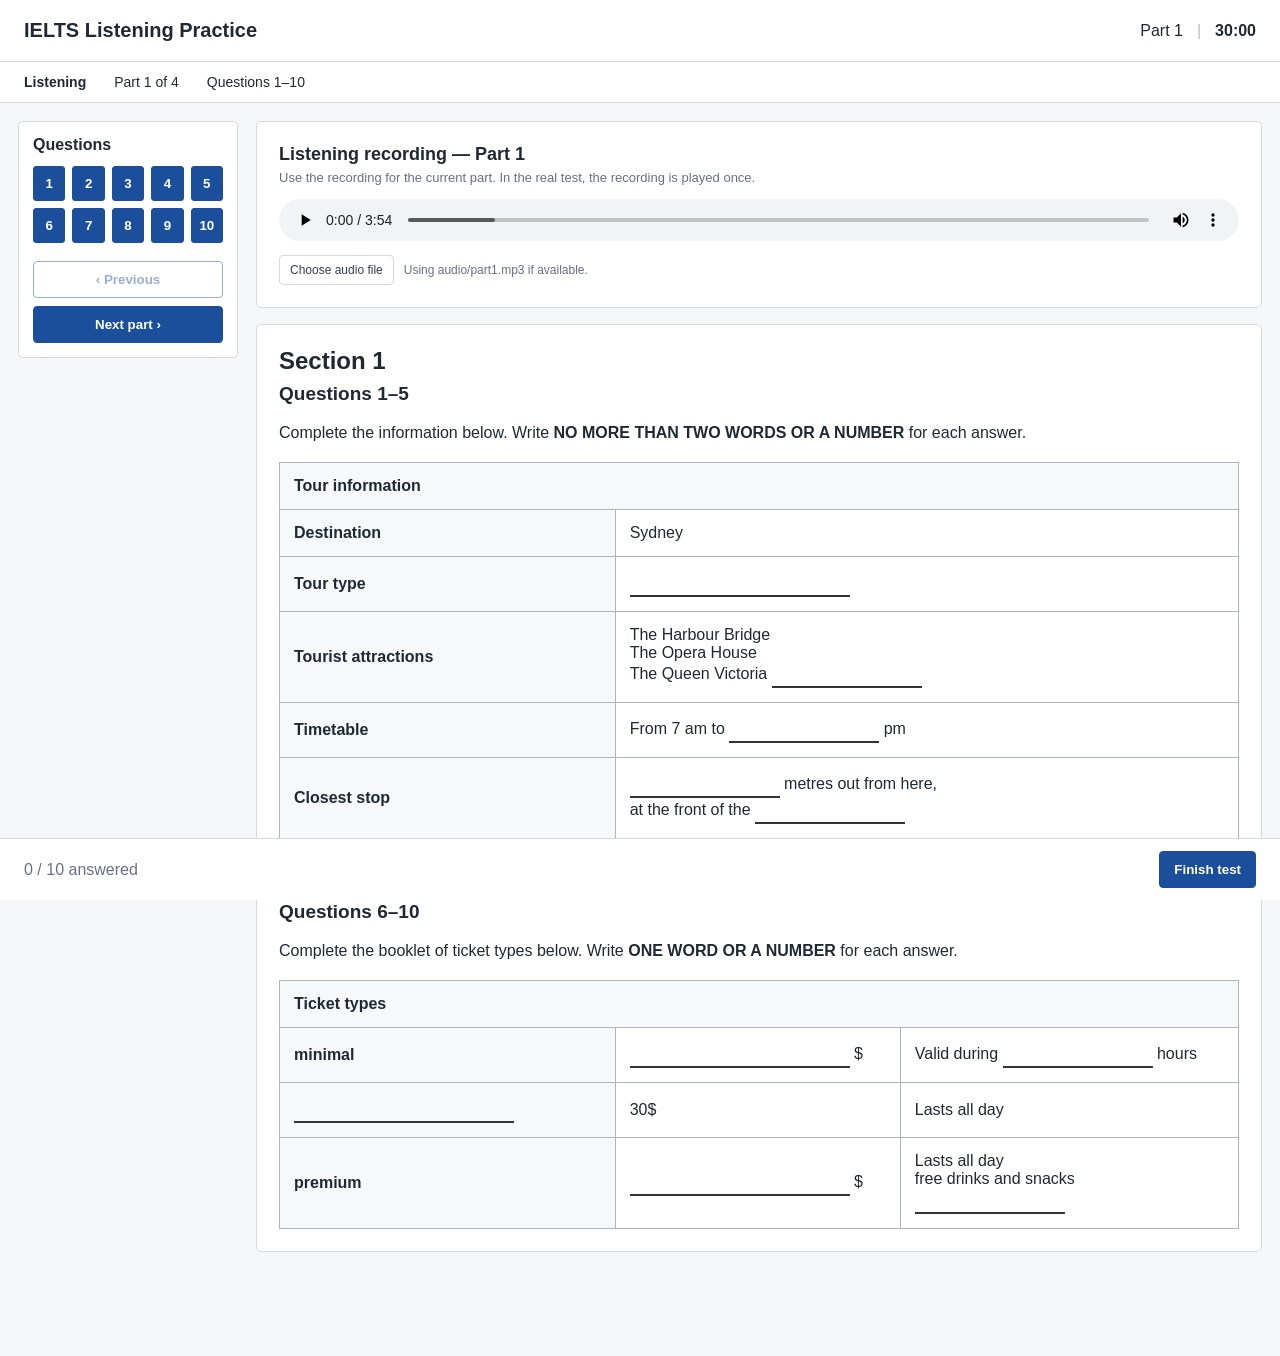
<file: IELTS6/index.html>
<!DOCTYPE html>
<html lang="en"><head><meta charset="UTF-8"><meta name="viewport" content="width=device-width,initial-scale=1.0"><title>IELTS Listening Practice</title><link rel="stylesheet" href="style.css"></head>
<body>
<header class="topbar"><div class="brand">IELTS Listening Practice</div><div class="test-info"><span id="partLabel">Part 1</span><span class="divider">|</span><strong id="timer">30:00</strong></div></header>
<div class="instructions-bar"><strong>Listening</strong><span>Part <span id="partNumber">1</span> of 4</span><span id="progressText">Questions 1–10</span></div>
<main class="test-shell"><aside class="question-panel"><div class="panel-title">Questions</div><div id="questionNav" class="question-nav"></div><div class="part-nav"><button id="prevPart" class="secondary-btn" disabled>‹ Previous</button><button id="nextPart" class="primary-btn">Next part ›</button></div></aside>
<section class="content"><div class="audio-card"><div class="audio-title">Listening recording — Part <span id="audioPart">1</span></div><div class="audio-subtitle">Use the recording for the current part. In the real test, the recording is played once.</div><audio id="audioPlayer" controls preload="metadata"><source id="audioSource" src="audio/part1.mp3" type="audio/mpeg"></audio><div class="audio-file-row"><label for="audioFile" class="file-btn">Choose audio file</label><input id="audioFile" type="file" accept="audio/*"><span id="audioStatus">Put part1.mp3–part4.mp3 in the audio folder.</span></div></div>

<div id="part-1" class="part-content">
<div class="question-block"><h1>Section 1</h1><h2>Questions 1–5</h2><p>Complete the information below. Write <strong>NO MORE THAN TWO WORDS OR A NUMBER</strong> for each answer.</p><table class="form-table"><tr><th colspan="2">Tour information</th></tr><tr><th>Destination</th><td>Sydney</td></tr><tr><th>Tour type</th><td><input data-q="1" class="blank-input"></td></tr><tr><th>Tourist attractions</th><td>The Harbour Bridge<br>The Opera House<br>The Queen Victoria <input data-q="2" class="inline-input"></td></tr><tr><th>Timetable</th><td>From 7 am to <input data-q="3" class="inline-input"> pm</td></tr><tr><th>Closest stop</th><td><input data-q="4" class="inline-input"> metres out from here,<br>at the front of the <input data-q="5" class="inline-input"></td></tr></table></div>
<div class="question-block"><h2>Questions 6–10</h2><p>Complete the booklet of ticket types below. Write <strong>ONE WORD OR A NUMBER</strong> for each answer.</p><table class="form-table"><tr><th colspan="3">Ticket types</th></tr><tr><th>minimal</th><td><input data-q="6" class="blank-input"> $</td><td>Valid during <input data-q="7" class="inline-input"> hours</td></tr><tr><th><input data-q="8" class="blank-input"></th><td>30$</td><td>Lasts all day</td></tr><tr><th>premium</th><td><input data-q="9" class="blank-input"> $</td><td>Lasts all day<br>free drinks and snacks<br><input data-q="10" class="inline-input"></td></tr></table></div>
</div>

<div id="part-2" class="part-content hidden-part">
<div class="question-block"><h1>Section 2</h1><h2>Questions 11–15</h2><p><strong>Choose FIVE letters, A–I.</strong> Which FIVE group fitness programs are available at Fitness Land?</p><div class="options multi-options" data-multi-group="11"><label><input type="checkbox" value="A"> A. yoga</label><label><input type="checkbox" value="B"> B. pilates</label><label><input type="checkbox" value="C"> C. step dance</label><label><input type="checkbox" value="D"> D. aerobics</label><label><input type="checkbox" value="E"> E. belly dance</label><label><input type="checkbox" value="F"> F. barbell classes</label><label><input type="checkbox" value="G"> G. kickboxing</label><label><input type="checkbox" value="H"> H. zumba</label><label><input type="checkbox" value="I"> I. stretching</label></div><div class="limit-note">Select exactly five. Your five selections are used for Questions 11–15.</div></div>
<div class="question-block"><h2>Questions 16–20</h2><p>Complete the timetable of group activities below. Write <strong>NO MORE THAN TWO WORDS</strong> for each answer.</p><table class="form-table"><tr><th>Day</th><th>Activity name</th></tr><tr><td>Monday</td><td><input data-q="16" class="blank-input"></td></tr><tr><td>Tuesday</td><td><input data-q="17" class="blank-input"></td></tr><tr><td>Wednesday</td><td><input data-q="18" class="blank-input"></td></tr><tr><td>Thursday</td><td><input data-q="19" class="blank-input"></td></tr><tr><td>Friday</td><td><input data-q="20" class="blank-input"></td></tr></table></div>
</div>

<div id="part-3" class="part-content hidden-part">
<div class="question-block"><h1>Section 3</h1><h2>Questions 21–25</h2><p>Answer the questions below. Choose the correct letter, <strong>A, B, or C</strong>.</p>
<div class="mc-question" data-q="21"><div><strong>21.</strong> Why do people experience pain?</div><label><input type="radio" name="q21" value="A"> A. It preserves good health condition</label><label><input type="radio" name="q21" value="B"> B. It prevents us from damaging ourselves</label><label><input type="radio" name="q21" value="C"> C. Continuous pain is useful for humans</label></div>
<div class="mc-question" data-q="22"><div><strong>22.</strong> What parts of our body are responsible for feeling pain?</div><label><input type="radio" name="q22" value="A"> A. Receptors and nerves</label><label><input type="radio" name="q22" value="B"> B. Some part of our brain</label><label><input type="radio" name="q22" value="C"> C. Pain is a complex process, which involves various parts of our body</label></div>
<div class="mc-question" data-q="23"><div><strong>23.</strong> How many people in the UK suffer from pain?</div><label><input type="radio" name="q23" value="A"> A. 31%</label><label><input type="radio" name="q23" value="B"> B. 37%</label><label><input type="radio" name="q23" value="C"> C. 40 million</label></div>
<div class="mc-question" data-q="24"><div><strong>24.</strong> Is chronic pain different from pain we feel when we knock our knee?</div><label><input type="radio" name="q24" value="A"> A. No, all kinds of pain have evolved as survival mechanisms</label><label><input type="radio" name="q24" value="B"> B. Yes, there is an enormous difference</label><label><input type="radio" name="q24" value="C"> C. We don’t have much insight into that</label></div>
<div class="mc-question" data-q="25"><div><strong>25.</strong> Professor John Wood compares pain perception to</div><label><input type="radio" name="q25" value="A"> A. Beauty</label><label><input type="radio" name="q25" value="B"> B. Continuousness</label><label><input type="radio" name="q25" value="C"> C. Anesthesia</label></div></div>
<div class="question-block"><h2>Questions 26–28</h2><p>Choose the correct letter, <strong>A, B, or C</strong>.</p>
<div class="mc-question" data-q="26"><div><strong>26.</strong> How do scientists block pain nowadays?</div><label><input type="radio" name="q26" value="A"> A. By blocking activity of nerves that send electrical signals</label><label><input type="radio" name="q26" value="B"> B. By understanding mechanisms of pain perception and altering them</label><label><input type="radio" name="q26" value="C"> C. By treating the central nervous system</label></div>
<div class="mc-question" data-q="27"><div><strong>27.</strong> When do patients experience “phantom limb” pain?</div><label><input type="radio" name="q27" value="A"> A. After the operation</label><label><input type="radio" name="q27" value="B"> B. While their wounds heal</label><label><input type="radio" name="q27" value="C"> C. After the amputation</label></div>
<div class="mc-question" data-q="28"><div><strong>28.</strong> Are peripheral nerves involved in process of feeling pain?</div><label><input type="radio" name="q28" value="A"> A. No, pain has nothing to do with peripheral nerves</label><label><input type="radio" name="q28" value="B"> B. Yes, peripheral nerves are required to feel pain</label><label><input type="radio" name="q28" value="C"> C. Scientists don’t know much about pain perception nowadays</label></div></div>
<div class="question-block"><h2>Questions 29–30</h2><p>Complete the information below. Write <strong>NO MORE THAN TWO WORDS</strong> for each answer.</p><div class="sentence-list"><p><strong>29.</strong> Pain can create a <input data-q="29" class="inline-input long-input"> of itself.</p><p><strong>30.</strong> Some sort of stimulation can cause a <input data-q="30" class="inline-input long-input"> to be re-experienced.</p></div></div>
</div>

<div id="part-4" class="part-content hidden-part">
<div class="question-block"><h1>Section 4</h1><h2>Questions 31–33</h2><p>Complete the sentences below. Write <strong>NO MORE THAN ONE WORD</strong> for each answer.</p><div class="sentence-list"><p><strong>31.</strong> Psychologist Dr Tomas Chamorro-Premuzic says, “If narcissism is fire, then Facebook is <input data-q="31" class="inline-input long-input">”.</p><p><strong>32.</strong> People have a desire to broadcast their lives to reinforce their self-concept, <input data-q="32" class="inline-input long-input"> and self-centered needs.</p><p><strong>33.</strong> According to the recent research, the more time you spend on the various social networks, the more <input data-q="33" class="inline-input long-input"> you become.</p></div></div>
<div class="question-block"><h2>Questions 34–36</h2><p>Choose the correct letter, <strong>A, B, or C</strong>.</p><div class="mc-question" data-q="34"><div><strong>34.</strong> Social networks may cause depression because:</div><label><input type="radio" name="q34" value="A"> A. People have to portray themselves in a positive way</label><label><input type="radio" name="q34" value="B"> B. People spend too much time on social networks</label><label><input type="radio" name="q34" value="C"> C. People compare themselves to others and feel miserable</label></div><div class="mc-question" data-q="35"><div><strong>35.</strong> What is the biggest problem of children and teenagers who spend too much time online?</div><label><input type="radio" name="q35" value="A"> A. They don’t develop their social and intellectual skills</label><label><input type="radio" name="q35" value="B"> B. They grow isolated</label><label><input type="radio" name="q35" value="C"> C. They don’t spend enough time on education</label></div><div class="mc-question" data-q="36"><div><strong>36.</strong> If children spend their time looking at screens instead of looking out, what consequences may it cause?</div><label><input type="radio" name="q36" value="A"> A. Their adaptation to the world is more technologically mediated</label><label><input type="radio" name="q36" value="B"> B. They encounter difficulties in interacting with other people</label><label><input type="radio" name="q36" value="C"> C. They experience deficit in social and emotional skills</label></div></div>
<div class="question-block"><h2>Questions 37–40</h2><p>Complete the sentences below. Write <strong>NO MORE THAN ONE WORD</strong> for each answer.</p><div class="sentence-list"><p><strong>37.</strong> Psychotherapist Gillian Isaacs Russell discovered that there are some distinct differences between working on the screen and working <input data-q="37" class="inline-input long-input"> in the room.</p><p><strong>38.</strong> Therapies like CBT are appropriate for online use because they are <input data-q="38" class="inline-input long-input">.</p><p><strong>39.</strong> Psychotherapists have to pay attention to <input data-q="39" class="inline-input long-input">, non-verbal part of relationship, as it makes 60% of our communication.</p><p><strong>40.</strong> There are some risks related to treatment at distance, because therapists can’t see the whole body and a lot of <input data-q="40" class="inline-input long-input"> things that are going on.</p></div></div>
</div><div id="resultArea"></div></section></main>
<footer class="bottom-bar"><div><span id="answeredCount">0</span> / 10 answered</div><button id="submitBtn" class="submit-btn">Finish test</button></footer>
<script src="script.js"></script></body></html>
</file>
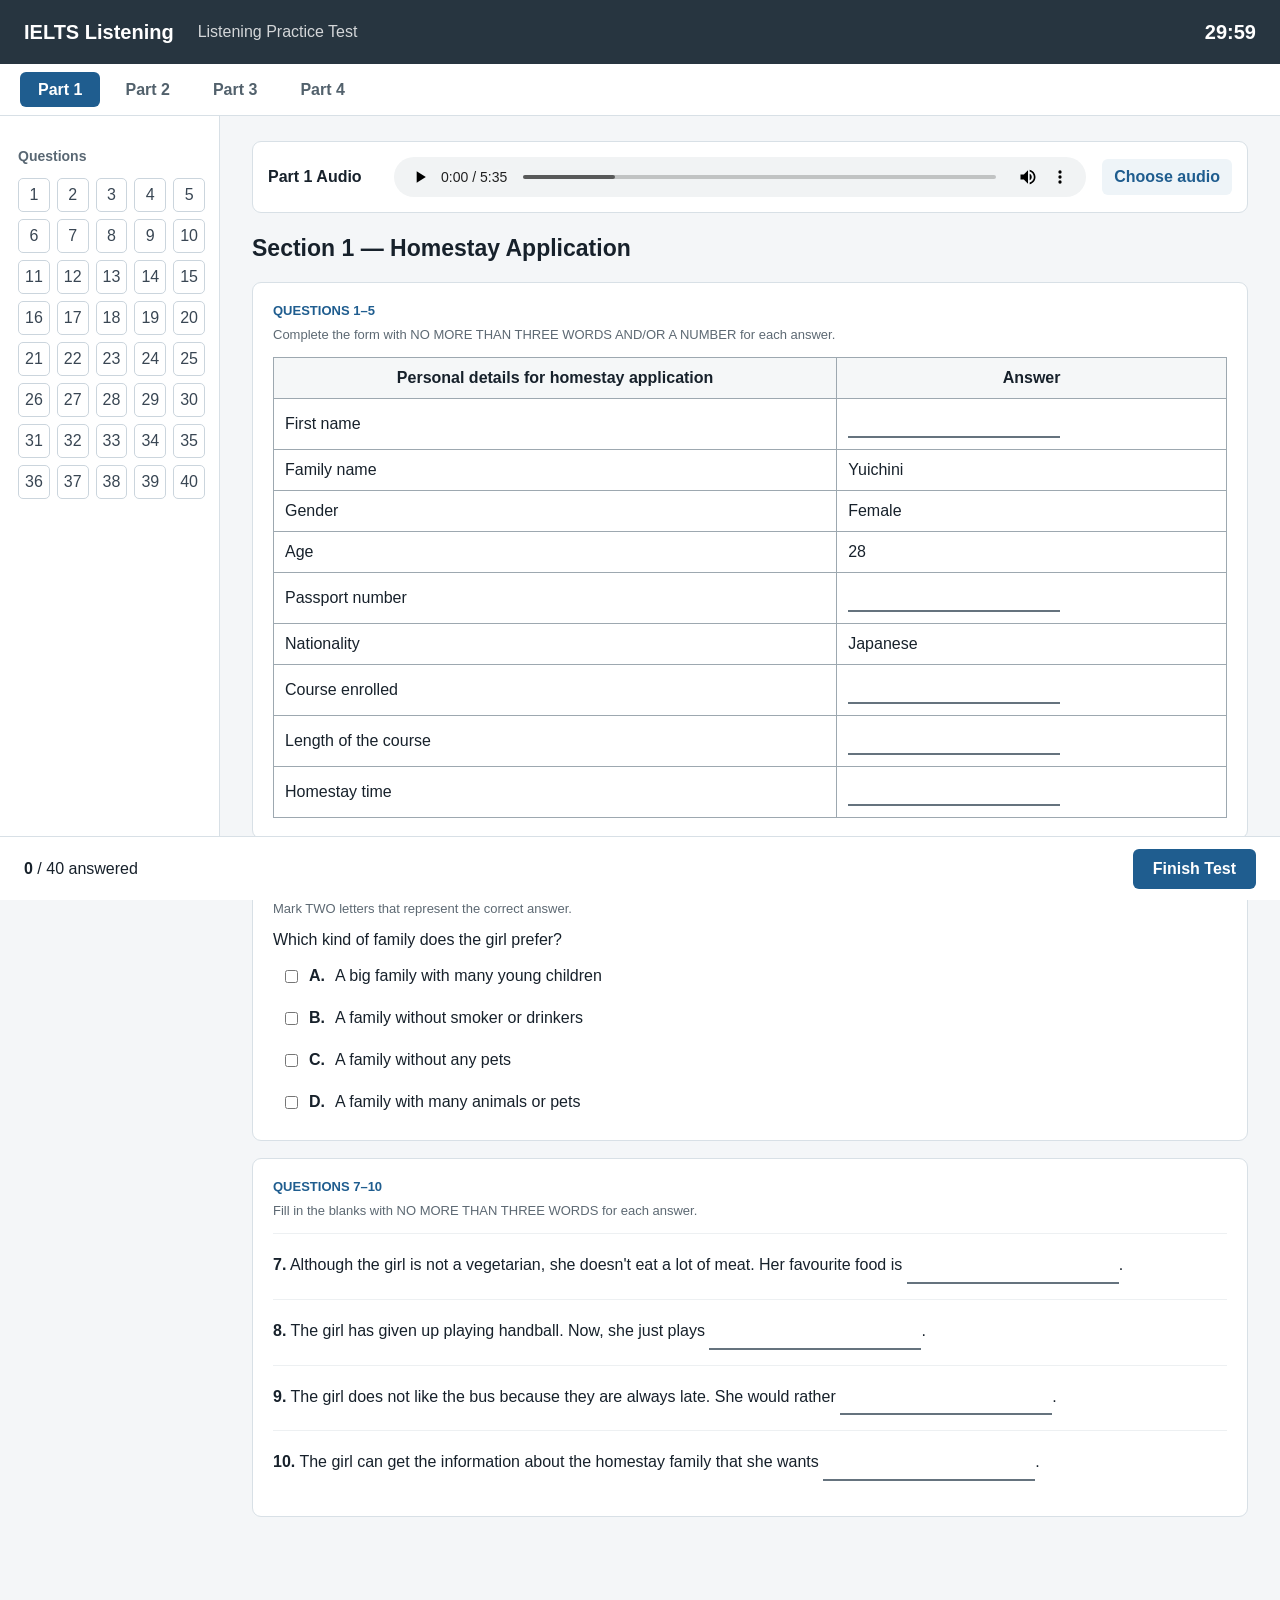
<file: IELTS7/index.html>
<!doctype html><html lang="en"><head><meta charset="UTF-8"><meta name="viewport" content="width=device-width,initial-scale=1"><title>IELTS Listening Practice</title><link rel="stylesheet" href="style.css"></head><body>
<header><b>IELTS Listening</b><span>Listening Practice Test</span><strong id="timer">30:00</strong></header>
<nav id="parts"><button class="active" data-p="1">Part 1</button><button data-p="2">Part 2</button><button data-p="3">Part 3</button><button data-p="4">Part 4</button></nav>
<div class="layout"><aside><h3>Questions</h3><div id="nav"></div></aside><main><div class="audio"><b id="audioTitle">Part 1 Audio</b><audio id="player" controls></audio><label>Choose audio <input id="audioFile" type="file" accept="audio/*"></label></div><div id="content"></div></main></div>
<footer><span><b id="count">0</b> / 40 answered</span><button id="finish">Finish Test</button></footer>
<div id="modal" class="modal hide"><div class="box"><h2>Finish test?</h2><p>You can submit at any time. Any unanswered question will automatically be marked incorrect and shown in the results.</p><button id="cancel">Continue Test</button><button class="primary" id="confirm">Finish Test</button></div></div>
<section id="results" class="hide"><div class="resultsWrap"><div class="resultHead"><div><small>IELTS LISTENING PRACTICE</small><h1>Test Results</h1><p>Your test has been marked automatically.</p></div><div class="score"><b id="score">0/40</b><span>Estimated Band</span><strong id="band">0.0</strong></div></div><div class="summary"><div>Correct<strong id="correct">0</strong></div><div>Incorrect<strong id="wrong">0</strong></div><div>Unanswered<strong id="unanswered">0</strong></div><div>Accuracy<strong id="accuracy">0%</strong></div></div><div class="actions"><button id="print">Print / Save PDF</button><button class="primary" id="restart">Start Again</button></div><br><div class="panel"><h2>Part Scores</h2><div id="partScores" class="partscores"></div></div><div class="panel"><div class="reviewHead"><div><h2>Question Review</h2><p>Check your answers and the correct answers.</p></div><div><button class="filter active" data-f="all">All</button><button class="filter" data-f="wrong">Wrong</button></div></div><div id="review"></div></div></div></section>
<script src="script.js"></script></body></html>
</file>
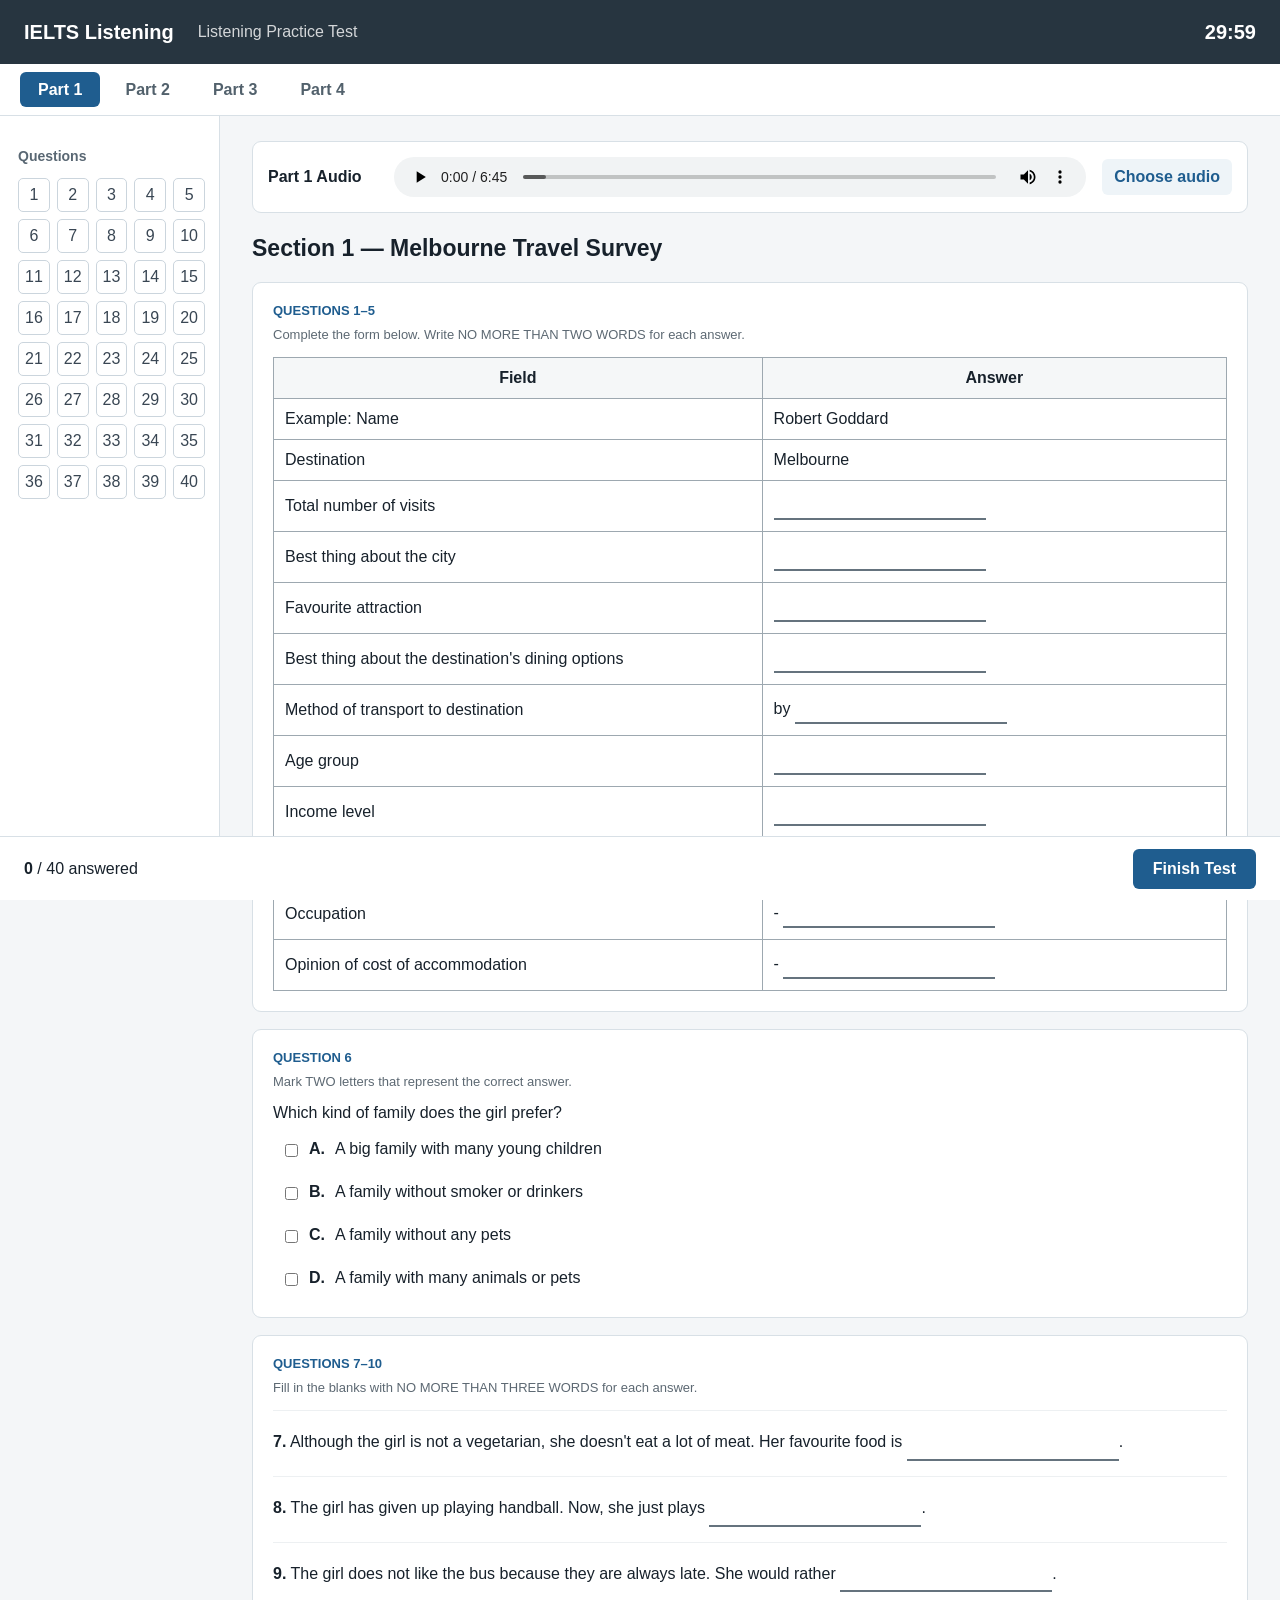
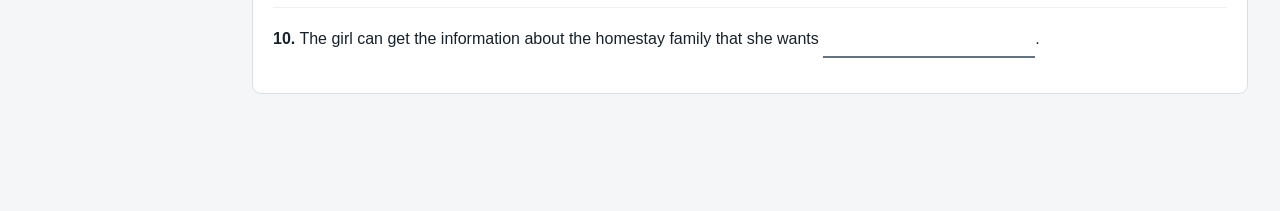
<file: IELTS8/index.html>
<!doctype html>
<html lang="en">
<head>
<meta charset="utf-8">
<meta name="viewport" content="width=device-width,initial-scale=1">
<title>IELTS Listening Practice</title>
<link rel="stylesheet" href="style.css">
</head>
<body>
<header>
  <b>IELTS Listening</b>
  <span>Listening Practice Test</span>
  <strong id="timer">30:00</strong>
</header>

<nav id="parts">
  <button class="active" data-p="1">Part 1</button>
  <button data-p="2">Part 2</button>
  <button data-p="3">Part 3</button>
  <button data-p="4">Part 4</button>
</nav>

<div class="layout">
  <aside>
    <h3>Questions</h3>
    <div id="nav"></div>
  </aside>

  <main>
    <div class="audio">
      <b id="audioTitle">Part 1 Audio</b>
      <audio id="player" controls></audio>
      <label>Choose audio
        <input id="audioFile" type="file" accept="audio/*">
      </label>
    </div>
    <div id="content"></div>
  </main>
</div>

<footer>
  <span><b id="count">0</b> / 40 answered</span>
  <button id="finish">Finish Test</button>
</footer>

<div id="modal" class="modal hide">
  <div class="box">
    <h2>Finish test?</h2>
    <p>Unanswered or incomplete questions will be marked incorrect.</p>
    <div class="modal-actions">
      <button id="cancel" type="button">Continue Test</button>
      <button id="confirm" class="primary" type="button">Finish Test</button>
    </div>
  </div>
</div>

<section id="results" class="hide">
  <div class="resultsWrap">
    <div class="resultHead">
      <div>
        <small>IELTS LISTENING PRACTICE</small>
        <h1>Test Results</h1>
        <p>Your test has been marked automatically.</p>
      </div>
      <div class="score">
        <b id="score">0/40</b>
        <span>Estimated Band</span>
        <strong id="band">0.0</strong>
      </div>
    </div>

    <div class="summary">
      <div>Correct<strong id="correct">0</strong></div>
      <div>Incorrect<strong id="wrong">0</strong></div>
      <div>Unanswered<strong id="unanswered">0</strong></div>
      <div>Accuracy<strong id="accuracy">0%</strong></div>
    </div>
<div class="actions">
      <button id="print">Print / Save PDF</button>
      <button class="primary" id="restart">Start Again</button>
    </div>
    <br>
    <div class="panel">
      <h2>Part Scores</h2>
      <div id="partScores" class="partscores"></div>
    </div>

    <div class="panel">
      <div class="reviewHead">
        <div>
          <h2>Question Review</h2>
          <p>Check your answers and the correct answers.</p>
        </div>
        <div>
          <button class="filter active" data-f="all">All</button>
          <button class="filter" data-f="wrong">Wrong</button>
        </div>
      </div>
      <div id="review"></div>
    </div>

    
  </div>
</section>

<script src="script.js"></script>
</body>
</html>
</file>
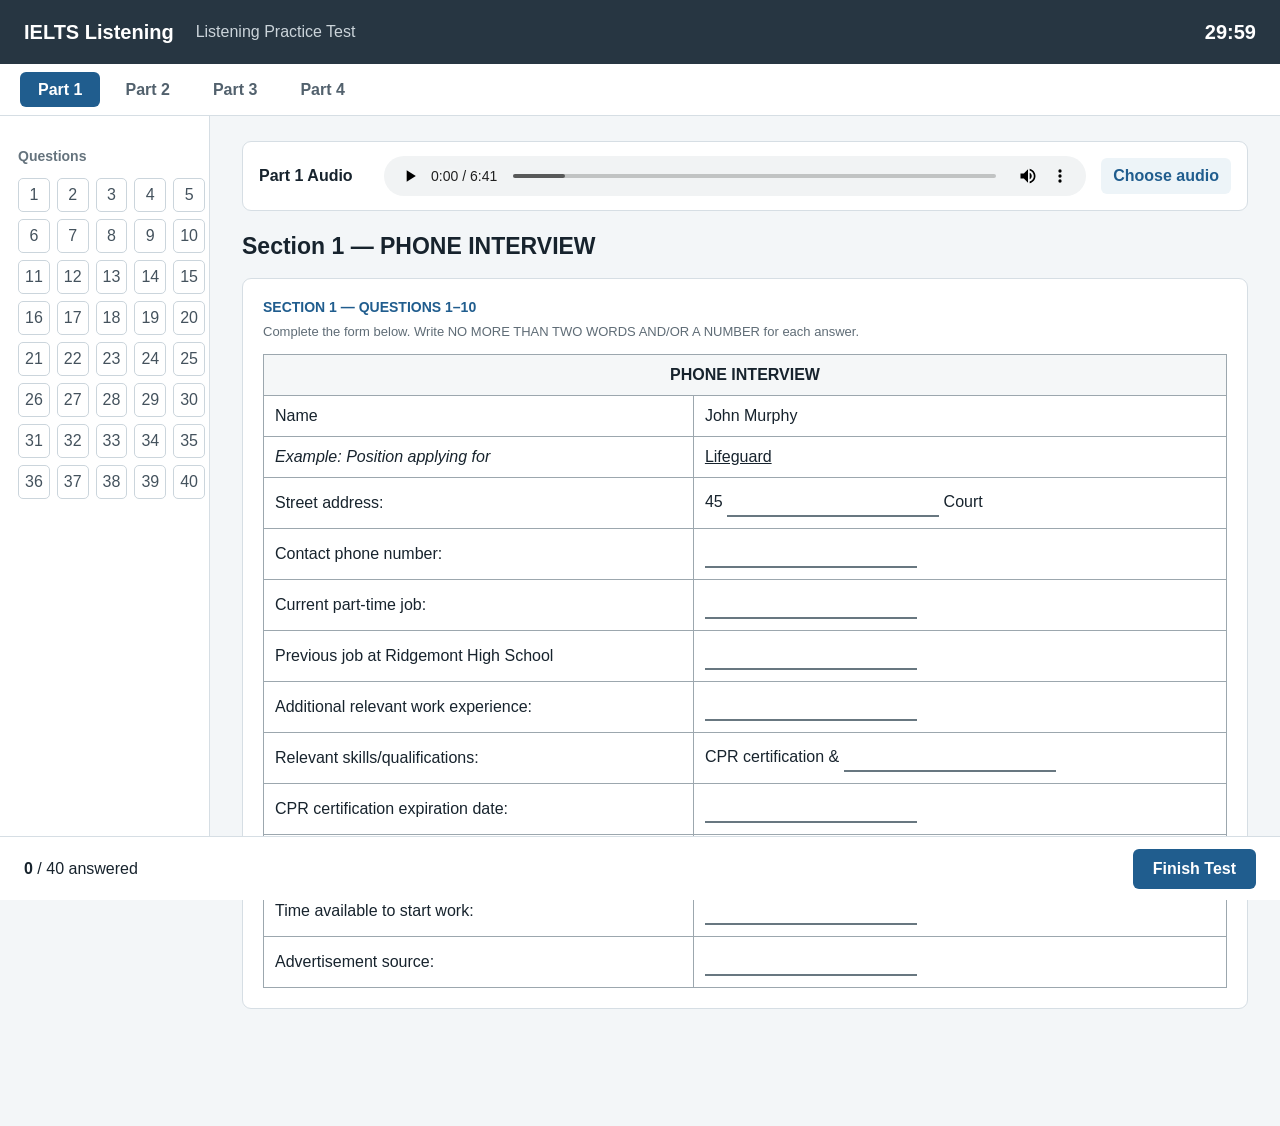
<file: IELTS9/index.html>
<!doctype html>
<html lang="en">
<head>
<meta charset="utf-8">
<meta name="viewport" content="width=device-width,initial-scale=1">
<title>IELTS Listening Practice</title>
<link rel="stylesheet" href="style.css">
</head>
<body>
<header id="topbar">
  <b>IELTS Listening</b><span>Listening Practice Test</span><strong id="timer">30:00</strong>
</header>

<nav id="parts">
  <button class="active" data-part="1">Part 1</button>
  <button data-part="2">Part 2</button>
  <button data-part="3">Part 3</button>
  <button data-part="4">Part 4</button>
</nav>

<div class="layout" id="testLayout">
  <aside>
    <h3>Questions</h3>
    <div id="questionNav"></div>
  </aside>
  <main>
    <div class="audioBox">
      <b id="audioTitle">Part 1 Audio</b>
      <audio id="audio" controls></audio>
      <label class="audioBtn">Choose audio<input id="audioFile" type="file" accept="audio/*"></label>
    </div>
    <div id="content"></div>
  </main>
</div>

<footer id="footer">
  <span><b id="answeredCount">0</b> / 40 answered</span>
  <button class="finishBtn" id="finishBtn">Finish Test</button>
</footer>

<div class="modal hidden" id="confirmModal">
  <div class="modalBox">
    <h2>Finish Test?</h2>
    <p>Unfinished answers will be marked as incorrect.</p>
    <div class="modalActions">
      <button id="continueBtn">Continue Test</button>
      <button class="finishBtn" id="confirmFinishBtn">Finish Test</button>
    </div>
  </div>
</div>

<section class="results hidden" id="results">
  <div class="resultsWrap">
    <div class="resultHeader">
      <div>
        <small>IELTS LISTENING PRACTICE</small>
        <h1>Test Results</h1>
        <p>Part scores and overall performance</p>
      </div>
      <div class="bigScore"><b id="scoreText">0/40</b><span>Estimated Band</span><strong id="bandText">0.0</strong></div>
    </div>

    <div class="summaryGrid">
      <div>Correct<strong id="correctText">0</strong></div>
      <div>Incorrect<strong id="wrongText">0</strong></div>
      <div>Unanswered<strong id="unansweredText">0</strong></div>
      <div>Accuracy<strong id="accuracyText">0%</strong></div>
    </div>
  <div class="resultActions">
      <button id="printBtn">Print / Save PDF — Part Scores</button>
      <button class="finishBtn" id="restartBtn">Start Again</button>
    </div>
    <br>
    <div class="panel partScorePanel">
      <div class="panelTitle">
        <div><small>PERFORMANCE BREAKDOWN</small><h2>Part Scores</h2></div>
        <span>40 questions total</span>
      </div>
      <div id="partScores" class="partScores"></div>
    </div>

    <div class="panel reviewPanel">
      <div class="reviewTop">
        <div><h2>Question Review</h2><p>Your answer vs. the correct answer</p></div>
        <div><button class="filter active" data-filter="all">All</button><button class="filter" data-filter="wrong">Wrong</button></div>
      </div>
      <div id="review"></div>
    </div>

  
  </div>
</section>

<script src="script.js"></script>
</body>
</html>
</file>
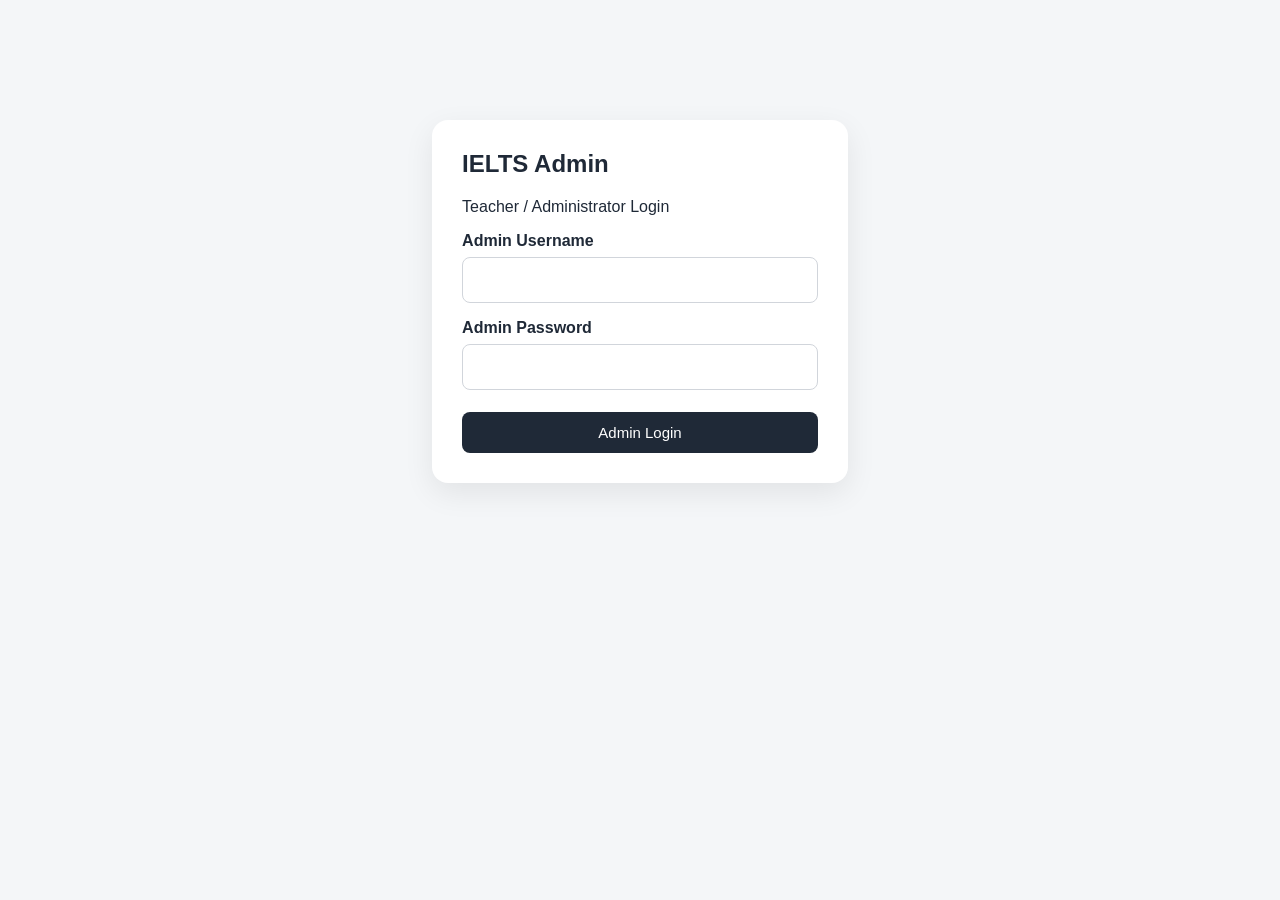
<file: IELTSR/Admin.html>
<!DOCTYPE html>
<html lang="en">

<head>

    <meta charset="UTF-8">

    <meta
        name="viewport"
        content="width=device-width, initial-scale=1.0"
    >

    <title>IELTS Reading - Admin</title>

    <style>

        * {
            box-sizing: border-box;
        }

        body {
            margin: 0;
            font-family:
                Arial,
                Helvetica,
                sans-serif;
            background: #f4f6f8;
            color: #1f2937;
        }

        .container {
            width: min(1100px, 94%);
            margin: 40px auto;
        }

        .card {
            background: white;
            border-radius: 16px;
            padding: 30px;
            box-shadow:
                0 10px 30px
                rgba(0, 0, 0, 0.08);
        }

        h1 {
            margin-top: 0;
        }

        h2 {
            margin-top: 0;
        }

        .login-card {
            max-width: 450px;
            margin: 80px auto;
        }

        label {
            display: block;
            margin-top: 16px;
            margin-bottom: 7px;
            font-weight: 600;
        }

        input {
            width: 100%;
            padding: 13px 15px;
            border: 1px solid #d1d5db;
            border-radius: 8px;
            font-size: 16px;
        }

        button {
            border: none;
            border-radius: 8px;
            padding: 12px 18px;
            font-size: 15px;
            cursor: pointer;
        }

        .primary-button {
            width: 100%;
            margin-top: 22px;
            background: #1f2937;
            color: white;
        }

        .primary-button:hover {
            background: #111827;
        }

        .topbar {
            display: flex;
            justify-content: space-between;
            align-items: center;
            gap: 20px;
            margin-bottom: 25px;
        }

        .logout-button {
            background: #dc2626;
            color: white;
        }

        .section {
            margin-bottom: 25px;
        }

        .create-form {
            display: grid;
            grid-template-columns:
                1fr 1fr auto;
            gap: 12px;
            align-items: end;
        }

        .create-form label {
            margin-top: 0;
        }

        .create-button {
            background: #1f2937;
            color: white;
        }

        .table-wrapper {
            overflow-x: auto;
        }

        table {
            width: 100%;
            border-collapse: collapse;
            min-width: 800px;
        }

        th,
        td {
            padding: 13px;
            border-bottom: 1px solid #e5e7eb;
            text-align: left;
        }

        th {
            background: #f9fafb;
        }

        .status-badge {
            display: inline-block;
            padding: 5px 10px;
            border-radius: 20px;
            font-size: 13px;
            font-weight: 600;
        }

        .status-active {
            background: #dcfce7;
            color: #166534;
        }

        .status-inactive {
            background: #fee2e2;
            color: #991b1b;
        }

        .admin-action-button {
            background: #e5e7eb;
            color: #111827;
            margin: 2px;
        }

        .reset-button {
            background: #fef3c7;
            color: #92400e;
        }

        .admin-message {
            margin-top: 15px;
            padding: 12px;
            border-radius: 8px;
            display: none;
        }

        .admin-message.success {
            display: block;
            background: #dcfce7;
            color: #166534;
        }

        .admin-message.error {
            display: block;
            background: #fee2e2;
            color: #991b1b;
        }

        .loading-cell,
        .empty-cell,
        .error-cell {
            text-align: center;
            padding: 30px;
        }

        #adminLoading {
            position: fixed;
            inset: 0;
            background: rgba(255,255,255,.75);
            display: none;
            align-items: center;
            justify-content: center;
            z-index: 1000;
            font-size: 20px;
            font-weight: bold;
        }

        @media (max-width: 700px) {

            .container {
                margin: 20px auto;
            }

            .card {
                padding: 20px;
            }

            .topbar {
                flex-direction: column;
                align-items: flex-start;
            }

            .create-form {
                grid-template-columns: 1fr;
            }

        }

    </style>

</head>

<body>

    <div id="adminLoading">
        Processing...
    </div>


    <!-- ==========================================
         ADMIN LOGIN
    =========================================== -->

    <section
        id="adminLoginScreen"
        class="container"
    >

        <div class="card login-card">

            <h1>IELTS Admin</h1>

            <p>
                Teacher / Administrator Login
            </p>

            <form id="adminLoginForm">

                <label for="adminUsername">
                    Admin Username
                </label>

                <input
                    id="adminUsername"
                    type="text"
                    autocomplete="username"
                    required
                >

                <label for="adminPassword">
                    Admin Password
                </label>

                <input
                    id="adminPassword"
                    type="password"
                    autocomplete="current-password"
                    required
                >

                <button
                    type="submit"
                    class="primary-button"
                >
                    Admin Login
                </button>

            </form>

            <div
                id="adminMessage"
                class="admin-message"
            ></div>

        </div>

    </section>


    <!-- ==========================================
         ADMIN PANEL
    =========================================== -->

    <section
        id="adminPanel"
        class="container"
        style="display:none;"
    >

        <div class="topbar">

            <div>

                <h1>
                    IELTS Reading Admin
                </h1>

                <div>
                    Logged in as:
                    <strong id="adminName">
                    </strong>
                </div>

            </div>

            <button
                id="adminLogout"
                class="logout-button"
            >
                Logout
            </button>

        </div>


        <!-- CREATE STUDENT -->

        <div class="card section">

            <h2>
                Create Student Account
            </h2>

            <form
                id="createStudentForm"
                class="create-form"
            >

                <div>

                    <label for="studentUsername">
                        Username
                    </label>

                    <input
                        id="studentUsername"
                        type="text"
                        placeholder="e.g. Bryan"
                        required
                    >

                </div>


                <div>

                    <label for="studentPassword">
                        Password
                    </label>

                    <input
                        id="studentPassword"
                        type="password"
                        placeholder="Minimum 6 characters"
                        required
                    >

                </div>


                <button
                    type="submit"
                    class="create-button"
                >
                    Create Student
                </button>

            </form>

        </div>


        <!-- STUDENTS -->

        <div class="card section">

            <div class="topbar">

                <div>

                    <h2>
                        Students
                    </h2>

                </div>

                <button
                    id="refreshStudents"
                    class="admin-action-button"
                >
                    Refresh
                </button>

            </div>


            <div class="table-wrapper">

                <table>

                    <thead>

                        <tr>

                            <th>
                                Student ID
                            </th>

                            <th>
                                Username
                            </th>

                            <th>
                                Created
                            </th>

                            <th>
                                Last Login
                            </th>

                            <th>
                                Status
                            </th>

                            <th>
                                Actions
                            </th>

                        </tr>

                    </thead>

                    <tbody
                        id="studentsTableBody"
                    >

                    </tbody>

                </table>

            </div>

        </div>

    </section>


    <script src="Admin.js"></script>

</body>

</html>
</file>
<file: IELTS1/style.css>
*{box-sizing:border-box}body{margin:0;font-family:Arial,Helvetica,sans-serif;color:#17232d;background:#f3f6f8}button,input,select{font:inherit}
#topbar{height:64px;background:#273642;color:#fff;display:flex;align-items:center;gap:22px;padding:0 24px;position:sticky;top:0;z-index:10}#topbar b{font-size:20px}#topbar span{flex:1;color:#cbd4da}#topbar strong{font-size:20px}
#parts{height:52px;background:#fff;border-bottom:1px solid #d6dee4;padding:8px 20px;display:flex;gap:7px}#parts button{border:0;background:#fff;color:#52616d;border-radius:6px;padding:9px 18px;font-weight:700;cursor:pointer}#parts button.active{background:#205d8e;color:#fff}
.layout{display:grid;grid-template-columns:210px minmax(0,1fr);min-height:calc(100vh - 180px)}aside{background:#fff;border-right:1px solid #d6dee4;padding:18px;position:sticky;top:116px;height:calc(100vh - 180px);overflow:auto}aside h3{font-size:14px;color:#65737d}#questionNav{display:grid;grid-template-columns:repeat(5,1fr);gap:7px}.qnav{height:34px;border:1px solid #cbd5dc;background:#fff;border-radius:5px;cursor:pointer;color:#44525d}.qnav.answered{background:#e5f5ec;border-color:#9bd0af;color:#146a40;font-weight:700}
main{max-width:1120px;width:100%;margin:auto;padding:25px 32px 100px}.audioBox{background:#fff;border:1px solid #d6dee4;border-radius:9px;padding:14px 16px;margin-bottom:22px;display:flex;align-items:center;gap:15px}.audioBox>b{min-width:110px}.audioBox audio{flex:1;height:40px}.audioBtn{background:#edf4f8;color:#205d8e;border-radius:6px;padding:9px 12px;font-weight:700;cursor:pointer;white-space:nowrap}.audioBtn input{display:none}
.heading{margin:0 0 18px}.heading h1{margin:0 0 7px;font-size:23px}.heading p{margin:0;color:#63717b}.block{background:#fff;border:1px solid #d6dee4;border-radius:9px;padding:20px;margin-bottom:17px}.range{font-size:14px;font-weight:800;color:#205d8e;text-transform:uppercase;margin-bottom:9px}.instruction{font-size:13px;color:#5f6c76;margin-bottom:15px}.q{border-top:1px solid #edf0f2;padding:15px 0;line-height:1.55}.q:first-child{border-top:0;padding-top:0}
.blank{border:0;border-bottom:2px solid #687780;background:transparent;outline:none;padding:4px 6px;min-width:145px}.blank:focus{border-bottom-color:#205d8e;background:#f7fbfd}.form{border-collapse:collapse;width:100%}.form th,.form td{border:1px solid #9ca7ae;padding:11px;text-align:left}.form th{text-align:center;background:#f5f7f8}
.options{display:grid;gap:6px;margin-top:9px}.option{display:flex;align-items:flex-start;gap:8px;padding:7px;border-radius:5px;cursor:pointer}.option:hover{background:#f4f8fa}.option input{accent-color:#205d8e;margin-top:4px}.option b{width:18px}.select-answer{border:1px solid #aab5bd;border-radius:5px;background:#fff;padding:7px 30px 7px 9px;min-width:95px}.matchBox{border:1px solid #a2adb5;background:#fafbfc;padding:14px;margin:10px 0 18px;max-width:320px}.matchBox div{padding:4px 0}.matchGrid{display:grid;grid-template-columns:1fr 1fr;gap:8px}.matchRow{border:1px solid #e0e6ea;border-radius:6px;padding:10px;background:#fff}
.tableNote{width:100%;border-collapse:collapse}.tableNote th,.tableNote td{border:1px solid #9ca7ae;padding:12px;text-align:left}.tableNote th{text-align:center;background:#f5f7f8}
footer{position:fixed;bottom:0;left:0;right:0;height:64px;background:#fff;border-top:1px solid #d6dee4;display:flex;align-items:center;justify-content:space-between;padding:0 24px;z-index:10}.finishBtn{border:0;background:#205d8e;color:#fff;padding:11px 20px;border-radius:6px;font-weight:700;cursor:pointer}.finishBtn:hover{background:#174c76}
.modal{position:fixed;inset:0;background:rgba(0,0,0,.58);display:grid;place-items:center;z-index:30;padding:20px}.hidden{display:none!important}.modalBox{background:#fff;border-radius:10px;width:min(450px,100%);padding:25px;box-shadow:0 15px 50px #0004}.modalBox h2{margin-top:0}.modalBox p{color:#5d6a74}.modalActions{display:flex;justify-content:flex-end;gap:10px;margin-top:22px}.modalActions button:not(.finishBtn){border:1px solid #b9c4cb;background:#fff;color:#26343e;padding:10px 17px;border-radius:6px;font-weight:700;cursor:pointer}
.results{min-height:100vh;background:#f3f6f8;padding:34px 20px}.resultsWrap{max-width:1080px;margin:auto}.resultHeader{background:#fff;border:1px solid #d6dee4;border-radius:12px;padding:25px;display:flex;justify-content:space-between;align-items:center}.resultHeader small{color:#205d8e;font-weight:800;letter-spacing:.12em}.resultHeader h1{font-size:30px;margin:7px 0}.resultHeader p{color:#6b7882;margin:0}.bigScore{background:#eef5f9;border-radius:10px;padding:15px 30px;text-align:center}.bigScore b{display:block;color:#205d8e;font-size:34px}.bigScore span{font-size:11px;color:#697782;text-transform:uppercase}.bigScore strong{display:block;font-size:24px}
.summaryGrid{display:grid;grid-template-columns:repeat(4,1fr);gap:12px;margin:16px 0}.summaryGrid>div{background:#fff;border:1px solid #d6dee4;border-radius:10px;padding:16px;color:#687681}.summaryGrid strong{display:block;font-size:24px;color:#17232d;margin-top:6px}.panel{background:#fff;border:1px solid #d6dee4;border-radius:10px;padding:22px;margin-bottom:16px}.panelTitle{display:flex;justify-content:space-between;align-items:flex-end}.panelTitle small{color:#205d8e;font-weight:800;letter-spacing:.08em}.panelTitle h2{margin:5px 0 0}.panelTitle>span{color:#75818a;font-size:13px}.partScores{display:grid;grid-template-columns:repeat(4,1fr);gap:14px;margin-top:18px}.partCard{border:1px solid #dfe5e9;border-radius:8px;padding:15px}.partCard .scoreLine{display:flex;justify-content:space-between}.partCard .scoreBig{font-size:26px;font-weight:800;color:#205d8e;margin-top:8px}.bar{height:8px;background:#e7edf0;border-radius:10px;margin-top:10px;overflow:hidden}.bar i{display:block;height:100%;background:#3d8ab8;border-radius:10px}
.reviewTop{display:flex;justify-content:space-between;align-items:center}.reviewTop h2{margin:0}.reviewTop p{margin:5px 0 0;color:#71808a;font-size:13px}.filter{border:1px solid #c7d1d8;background:#fff;padding:7px 10px;border-radius:5px;cursor:pointer}.filter.active{background:#eef5fa;color:#205d8e}.reviewItem{border:1px solid #dfe5e9;border-left:5px solid #2aa269;border-radius:7px;padding:12px;margin:8px 0}.reviewItem.bad{border-left-color:#c83c3c}.reviewHead{display:flex;justify-content:space-between;gap:10px}.status{font-weight:800;font-size:12px}.bad .status{color:#c83c3c}.good .status{color:#198754}.answerLine{display:grid;grid-template-columns:120px 1fr;gap:5px;font-size:13px;margin-top:6px}.answerLine label{color:#6b7882}.correctAnswer{color:#198754;font-weight:700}.resultActions{display:flex;justify-content:flex-end;gap:10px}.resultActions button{border:1px solid #b9c4cb;background:#fff;padding:10px 16px;border-radius:6px;font-weight:700;cursor:pointer}.resultActions .finishBtn{border:0}
@media(max-width:800px){.layout{grid-template-columns:1fr}aside{position:static;height:auto;border-right:0;border-bottom:1px solid #d6dee4}#questionNav{grid-template-columns:repeat(10,1fr)}main{padding:18px 12px 90px}.audioBox{flex-direction:column;align-items:stretch}.audioBox>b{text-align:center}.resultHeader{flex-direction:column;align-items:stretch}.summaryGrid{grid-template-columns:1fr 1fr}.partScores{grid-template-columns:1fr 1fr}.matchGrid{grid-template-columns:1fr}}
@media(max-width:500px){#questionNav{grid-template-columns:repeat(5,1fr)}.partScores{grid-template-columns:1fr}}
@media print{body{background:#fff!important}#topbar,#parts,#testLayout,#footer,.reviewPanel,.resultActions{display:none!important}.results{display:block!important;padding:0;background:#fff}.resultsWrap{max-width:none}.resultHeader{border:1px solid #bbb}.summaryGrid{grid-template-columns:repeat(4,1fr)}.partScorePanel{margin-top:18px;border:1px solid #aaa}.partScores{grid-template-columns:repeat(4,1fr)}.partCard{break-inside:avoid}}
</file>
<file: IELTS5/style.css>
*{box-sizing:border-box} :root{--blue:#1b4f9c;--blue2:#123b75;--border:#d5d9df;--text:#1f2933;--muted:#667085;--bg:#f4f6f8}body{margin:0;background:var(--bg);color:var(--text);font-family:Arial,Helvetica,sans-serif;padding-bottom:70px}.topbar{height:62px;background:#fff;border-bottom:1px solid var(--border);display:flex;justify-content:space-between;align-items:center;padding:0 24px;position:sticky;top:0;z-index:20}.brand{font-weight:700;font-size:20px}.test-info{display:flex;gap:14px;align-items:center}.divider{color:#bbb}.instructions-bar{background:#fff;border-bottom:1px solid var(--border);padding:12px 24px;display:flex;gap:28px;font-size:14px}.test-shell{max-width:1450px;margin:18px auto;padding:0 18px;display:grid;grid-template-columns:220px minmax(0,1fr);gap:18px}.question-panel{background:#fff;border:1px solid var(--border);border-radius:5px;padding:14px;height:max-content;position:sticky;top:82px}.panel-title{font-weight:700;margin-bottom:12px}.question-nav{display:grid;grid-template-columns:repeat(5,1fr);gap:7px}.q-nav{height:35px;background:#fff;border:1px solid #aeb5bd;border-radius:3px;cursor:pointer}.q-nav.active{background:var(--blue);color:#fff;border-color:var(--blue);font-weight:700}.q-nav.answered{box-shadow:inset 0 -3px #43a06e}.part-nav{display:grid;gap:8px;margin-top:18px}.primary-btn,.secondary-btn,.submit-btn{padding:10px 14px;border-radius:4px;font-weight:700;cursor:pointer;border:1px solid var(--blue)}.primary-btn,.submit-btn{background:var(--blue);color:#fff}.primary-btn:hover,.submit-btn:hover{background:var(--blue2)}.secondary-btn{background:#fff;color:var(--blue)}.secondary-btn:disabled{opacity:.45;cursor:not-allowed}.audio-card,.question-block,.result-card{background:#fff;border:1px solid var(--border);border-radius:5px;padding:22px;margin-bottom:16px}.audio-title{font-size:18px;font-weight:700}.audio-subtitle{font-size:13px;color:var(--muted);margin:5px 0 14px}audio{width:100%;height:42px}.audio-file-row{display:flex;align-items:center;gap:10px;margin-top:10px;font-size:12px;color:var(--muted)}#audioFile{display:none}.file-btn{border:1px solid var(--border);padding:7px 10px;border-radius:4px;cursor:pointer;color:#344054;background:#fff}.question-block h1{margin:0 0 8px;font-size:24px}.question-block h2{margin:0 0 12px;font-size:19px}.question-block p{line-height:1.55}.form-table{width:100%;border-collapse:collapse;margin-top:15px}.form-table th,.form-table td{border:1px solid #aeb5bd;padding:14px;text-align:left;vertical-align:middle}.form-table th{background:#f7f8fa;width:35%}.form-table th:first-child{text-align:left}.form-table small{font-weight:400;color:#555}.blank-input,.inline-input{border:0;border-bottom:2px solid #333;background:transparent;outline:0;padding:3px 4px;font-size:16px;min-width:100px}.blank-input{width:220px}.inline-input{width:150px}.long-input{width:260px}.small-input{width:70px}.blank-input:focus,.inline-input:focus{border-bottom-color:var(--blue);background:#f5f9ff}.options{display:grid;gap:8px;margin-top:14px}.options label,.mc-question label{display:block;padding:9px;border-radius:4px;cursor:pointer}.options label:hover,.mc-question label:hover{background:#f5f8fc}.options input,.mc-question input{margin-right:8px;accent-color:var(--blue)}.limit-note{color:var(--muted);font-size:13px;margin-top:10px}.mc-question{padding:15px 0;border-top:1px solid #eee}.mc-question:first-of-type{border-top:0}.mc-question>div{font-size:16px;line-height:1.5;margin-bottom:7px}.sentence-list p{margin:17px 0}.hidden-part{display:none!important}.bottom-bar{height:62px;position:fixed;left:0;right:0;bottom:0;background:#fff;border-top:1px solid var(--border);z-index:30;display:flex;align-items:center;justify-content:space-between;padding:0 24px;color:var(--muted)}.result-card{text-align:left}.score-number{font-size:54px;font-weight:800;color:var(--blue);margin:12px 0}.band-score{font-size:20px}.result-detail{color:var(--muted)}.result-table{border:1px solid var(--border);margin:20px 0;overflow:hidden}.result-header,.result-row{display:grid;grid-template-columns:60px 80px 1fr 1.5fr;gap:10px;padding:10px 12px;border-bottom:1px solid var(--border);align-items:center}.result-header{background:#f5f6f8}.result-row.correct{background:#f1fbf5}.result-row.incorrect{background:#fff6f6}.result-row:last-child{border-bottom:0}.result-row span:nth-child(2){font-weight:800}.content{min-width:0}@media(max-width:850px){.test-shell{grid-template-columns:1fr}.question-panel{position:static}.question-nav{grid-template-columns:repeat(10,1fr)}.audio-file-row{flex-wrap:wrap}.result-header,.result-row{grid-template-columns:40px 60px 1fr}.result-header b:nth-child(4),.result-row span:nth-child(4){grid-column:3}.form-table th,.form-table td{padding:10px}.blank-input{width:150px}}@media(max-width:560px){.topbar{padding:0 12px}.brand{font-size:16px}.instructions-bar{padding:10px 12px;gap:12px;flex-wrap:wrap}.test-shell{padding:0 8px}.question-block,.audio-card,.result-card{padding:15px}.question-nav{grid-template-columns:repeat(5,1fr)}.form-table{font-size:14px}.blank-input{width:110px}.inline-input{width:100px}.long-input{width:150px}}

/* ===== Results page ===== */
.results-mode{background:#f3f5f8;padding-bottom:0}.results-mode .topbar{position:sticky;top:0}.results-mode .test-shell{display:block;max-width:1120px;padding:0 22px;margin:0 auto}.results-mode .content{width:100%}.results-mode #resultArea{width:100%}
.results-page{padding:30px 0 42px}.results-heading{display:flex;justify-content:space-between;align-items:flex-end;gap:20px;margin-bottom:18px}.results-kicker{font-size:12px;letter-spacing:.12em;font-weight:800;color:var(--blue)}.results-heading h1{font-size:32px;margin:5px 0 5px}.results-heading p{margin:0;color:var(--muted)}.print-btn{white-space:nowrap}
.result-hero{background:#fff;border:1px solid var(--border);border-radius:10px;padding:26px;display:flex;align-items:center;gap:28px;box-shadow:0 2px 8px rgba(16,24,40,.04)}
.score-ring{width:132px;height:132px;flex:0 0 132px;border-radius:50%;display:grid;place-items:center;background:conic-gradient(var(--blue) calc(var(--progress)/var(--circumference)*100%),#e7ebf0 0);position:relative}.score-ring:before{content:"";position:absolute;inset:10px;border-radius:50%;background:#fff}.score-ring>div{position:relative;text-align:center}.score-ring strong{display:block;font-size:38px;line-height:1;font-weight:800;color:var(--blue)}.score-ring span{font-size:13px;color:var(--muted)}.hero-copy{min-width:0}.status-pill{display:inline-block;padding:5px 10px;border-radius:999px;background:#edf4ff;color:var(--blue);font-size:12px;font-weight:800}.hero-copy h2{font-size:23px;margin:9px 0 7px}.hero-copy h2 strong{color:var(--blue)}.hero-copy p{margin:0;color:#475467}.hero-note{margin-top:11px;color:var(--muted);font-size:13px;line-height:1.5}
.result-summary{display:grid;grid-template-columns:repeat(4,1fr);gap:12px;margin:16px 0}.result-summary>div{background:#fff;border:1px solid var(--border);border-radius:8px;padding:15px 18px}.result-summary strong{display:block;font-size:24px}.result-summary span{display:block;margin-top:3px;color:var(--muted);font-size:13px}
.result-section{background:#fff;border:1px solid var(--border);border-radius:10px;padding:22px;margin-top:16px}.section-title{display:flex;justify-content:space-between;align-items:flex-end;gap:15px;margin-bottom:15px}.section-title h2{font-size:19px;margin:0 0 3px}.section-title p{margin:0;color:var(--muted);font-size:13px}.part-score-grid{display:grid;grid-template-columns:repeat(4,1fr);gap:12px}.part-score-card{border:1px solid var(--border);border-radius:8px;padding:14px}.part-score-top{display:flex;justify-content:space-between;font-weight:700}.part-score-top strong{color:var(--blue)}.mini-progress{height:7px;background:#e9edf2;border-radius:999px;margin:11px 0 8px;overflow:hidden}.mini-progress span{display:block;height:100%;background:var(--blue);border-radius:999px}.part-score-card small{color:var(--muted)}
.legend{display:flex;gap:14px;font-size:12px;color:var(--muted);white-space:nowrap}.legend span{display:flex;align-items:center;gap:5px}.legend-dot{width:8px;height:8px;border-radius:50%;display:inline-block}.correct-dot{background:#3a9b68}.wrong-dot{background:#d04a4a}.review-grid{display:grid;grid-template-columns:1fr 1fr;gap:8px}.review-item{display:grid;grid-template-columns:42px 30px 1fr;gap:10px;align-items:start;padding:11px 12px;border:1px solid var(--border);border-radius:7px}.review-item.is-correct{background:#f8fcfa}.review-item.is-wrong{background:#fff9f9;border-color:#ead5d5}.review-q{font-weight:800}.review-status{font-size:18px;font-weight:800}.is-correct .review-status{color:#268253}.is-wrong .review-status{color:#c63f3f}.review-answer{min-width:0;font-size:13px}.answer-label{display:block;color:var(--muted);font-size:11px;margin-bottom:2px;text-transform:uppercase;letter-spacing:.04em}.review-answer>strong{display:block;overflow-wrap:anywhere}.correct-label{display:block;margin-top:5px;color:#b02d2d}.correct-label strong{color:#a82424}.results-actions{display:flex;justify-content:center;gap:10px;padding:22px 0 5px}
@media(max-width:800px){.results-page{padding-top:20px}.results-heading{align-items:flex-start}.result-hero{padding:20px;gap:18px}.part-score-grid{grid-template-columns:repeat(2,1fr)}.review-grid{grid-template-columns:1fr}.result-summary{grid-template-columns:repeat(2,1fr)}}
@media(max-width:560px){.results-mode .test-shell{padding:0 10px}.results-heading{display:block}.results-heading h1{font-size:26px}.print-btn{margin-top:12px}.result-hero{display:block;text-align:center}.score-ring{margin:0 auto 18px}.hero-copy h2{font-size:19px}.result-summary{gap:8px}.result-summary>div{padding:12px}.part-score-grid{grid-template-columns:1fr}.result-section{padding:15px}.section-title{display:block}.legend{margin-top:10px}.results-actions{flex-direction:column}.results-actions button{width:100%}}
@media print{body.results-mode{background:#fff}.results-mode .topbar{position:static}.results-page{padding:10px 0}.print-btn,.results-actions{display:none}.result-hero,.result-summary>div,.result-section{box-shadow:none}.review-grid{grid-template-columns:1fr 1fr}.result-section{break-inside:avoid}.results-mode .test-shell{max-width:none}}
</file>
<file: IELTS6/style.css>
*{box-sizing:border-box} :root{--blue:#1b4f9c;--blue2:#123b75;--border:#d5d9df;--text:#1f2933;--muted:#667085;--bg:#f4f6f8}body{margin:0;background:var(--bg);color:var(--text);font-family:Arial,Helvetica,sans-serif;padding-bottom:70px}.topbar{height:62px;background:#fff;border-bottom:1px solid var(--border);display:flex;justify-content:space-between;align-items:center;padding:0 24px;position:sticky;top:0;z-index:20}.brand{font-weight:700;font-size:20px}.test-info{display:flex;gap:14px;align-items:center}.divider{color:#bbb}.instructions-bar{background:#fff;border-bottom:1px solid var(--border);padding:12px 24px;display:flex;gap:28px;font-size:14px}.test-shell{max-width:1450px;margin:18px auto;padding:0 18px;display:grid;grid-template-columns:220px minmax(0,1fr);gap:18px}.question-panel{background:#fff;border:1px solid var(--border);border-radius:5px;padding:14px;height:max-content;position:sticky;top:82px}.panel-title{font-weight:700;margin-bottom:12px}.question-nav{display:grid;grid-template-columns:repeat(5,1fr);gap:7px}.q-nav{height:35px;background:#fff;border:1px solid #aeb5bd;border-radius:3px;cursor:pointer}.q-nav.active{background:var(--blue);color:#fff;border-color:var(--blue);font-weight:700}.q-nav.answered{box-shadow:inset 0 -3px #43a06e}.part-nav{display:grid;gap:8px;margin-top:18px}.primary-btn,.secondary-btn,.submit-btn{padding:10px 14px;border-radius:4px;font-weight:700;cursor:pointer;border:1px solid var(--blue)}.primary-btn,.submit-btn{background:var(--blue);color:#fff}.primary-btn:hover,.submit-btn:hover{background:var(--blue2)}.secondary-btn{background:#fff;color:var(--blue)}.secondary-btn:disabled{opacity:.45;cursor:not-allowed}.audio-card,.question-block,.result-card{background:#fff;border:1px solid var(--border);border-radius:5px;padding:22px;margin-bottom:16px}.audio-title{font-size:18px;font-weight:700}.audio-subtitle{font-size:13px;color:var(--muted);margin:5px 0 14px}audio{width:100%;height:42px}.audio-file-row{display:flex;align-items:center;gap:10px;margin-top:10px;font-size:12px;color:var(--muted)}#audioFile{display:none}.file-btn{border:1px solid var(--border);padding:7px 10px;border-radius:4px;cursor:pointer;color:#344054;background:#fff}.question-block h1{margin:0 0 8px;font-size:24px}.question-block h2{margin:0 0 12px;font-size:19px}.question-block p{line-height:1.55}.form-table{width:100%;border-collapse:collapse;margin-top:15px}.form-table th,.form-table td{border:1px solid #aeb5bd;padding:14px;text-align:left;vertical-align:middle}.form-table th{background:#f7f8fa;width:35%}.form-table th:first-child{text-align:left}.form-table small{font-weight:400;color:#555}.blank-input,.inline-input{border:0;border-bottom:2px solid #333;background:transparent;outline:0;padding:3px 4px;font-size:16px;min-width:100px}.blank-input{width:220px}.inline-input{width:150px}.long-input{width:260px}.small-input{width:70px}.blank-input:focus,.inline-input:focus{border-bottom-color:var(--blue);background:#f5f9ff}.options{display:grid;gap:8px;margin-top:14px}.options label,.mc-question label{display:block;padding:9px;border-radius:4px;cursor:pointer}.options label:hover,.mc-question label:hover{background:#f5f8fc}.options input,.mc-question input{margin-right:8px;accent-color:var(--blue)}.limit-note{color:var(--muted);font-size:13px;margin-top:10px}.mc-question{padding:15px 0;border-top:1px solid #eee}.mc-question:first-of-type{border-top:0}.mc-question>div{font-size:16px;line-height:1.5;margin-bottom:7px}.sentence-list p{margin:17px 0}.hidden-part{display:none!important}.bottom-bar{height:62px;position:fixed;left:0;right:0;bottom:0;background:#fff;border-top:1px solid var(--border);z-index:30;display:flex;align-items:center;justify-content:space-between;padding:0 24px;color:var(--muted)}.result-card{text-align:left}.score-number{font-size:54px;font-weight:800;color:var(--blue);margin:12px 0}.band-score{font-size:20px}.result-detail{color:var(--muted)}.result-table{border:1px solid var(--border);margin:20px 0;overflow:hidden}.result-header,.result-row{display:grid;grid-template-columns:60px 80px 1fr 1.5fr;gap:10px;padding:10px 12px;border-bottom:1px solid var(--border);align-items:center}.result-header{background:#f5f6f8}.result-row.correct{background:#f1fbf5}.result-row.incorrect{background:#fff6f6}.result-row:last-child{border-bottom:0}.result-row span:nth-child(2){font-weight:800}.content{min-width:0}@media(max-width:850px){.test-shell{grid-template-columns:1fr}.question-panel{position:static}.question-nav{grid-template-columns:repeat(10,1fr)}.audio-file-row{flex-wrap:wrap}.result-header,.result-row{grid-template-columns:40px 60px 1fr}.result-header b:nth-child(4),.result-row span:nth-child(4){grid-column:3}.form-table th,.form-table td{padding:10px}.blank-input{width:150px}}@media(max-width:560px){.topbar{padding:0 12px}.brand{font-size:16px}.instructions-bar{padding:10px 12px;gap:12px;flex-wrap:wrap}.test-shell{padding:0 8px}.question-block,.audio-card,.result-card{padding:15px}.question-nav{grid-template-columns:repeat(5,1fr)}.form-table{font-size:14px}.blank-input{width:110px}.inline-input{width:100px}.long-input{width:150px}}

/* ===== Results page ===== */
.results-mode{background:#f3f5f8;padding-bottom:0}.results-mode .topbar{position:sticky;top:0}.results-mode .test-shell{display:block;max-width:1120px;padding:0 22px;margin:0 auto}.results-mode .content{width:100%}.results-mode #resultArea{width:100%}
.results-page{padding:30px 0 42px}.results-heading{display:flex;justify-content:space-between;align-items:flex-end;gap:20px;margin-bottom:18px}.results-kicker{font-size:12px;letter-spacing:.12em;font-weight:800;color:var(--blue)}.results-heading h1{font-size:32px;margin:5px 0 5px}.results-heading p{margin:0;color:var(--muted)}.print-btn{white-space:nowrap}
.result-hero{background:#fff;border:1px solid var(--border);border-radius:10px;padding:26px;display:flex;align-items:center;gap:28px;box-shadow:0 2px 8px rgba(16,24,40,.04)}
.score-ring{width:132px;height:132px;flex:0 0 132px;border-radius:50%;display:grid;place-items:center;background:conic-gradient(var(--blue) calc(var(--progress)/var(--circumference)*100%),#e7ebf0 0);position:relative}.score-ring:before{content:"";position:absolute;inset:10px;border-radius:50%;background:#fff}.score-ring>div{position:relative;text-align:center}.score-ring strong{display:block;font-size:38px;line-height:1;font-weight:800;color:var(--blue)}.score-ring span{font-size:13px;color:var(--muted)}.hero-copy{min-width:0}.status-pill{display:inline-block;padding:5px 10px;border-radius:999px;background:#edf4ff;color:var(--blue);font-size:12px;font-weight:800}.hero-copy h2{font-size:23px;margin:9px 0 7px}.hero-copy h2 strong{color:var(--blue)}.hero-copy p{margin:0;color:#475467}.hero-note{margin-top:11px;color:var(--muted);font-size:13px;line-height:1.5}
.result-summary{display:grid;grid-template-columns:repeat(4,1fr);gap:12px;margin:16px 0}.result-summary>div{background:#fff;border:1px solid var(--border);border-radius:8px;padding:15px 18px}.result-summary strong{display:block;font-size:24px}.result-summary span{display:block;margin-top:3px;color:var(--muted);font-size:13px}
.result-section{background:#fff;border:1px solid var(--border);border-radius:10px;padding:22px;margin-top:16px}.section-title{display:flex;justify-content:space-between;align-items:flex-end;gap:15px;margin-bottom:15px}.section-title h2{font-size:19px;margin:0 0 3px}.section-title p{margin:0;color:var(--muted);font-size:13px}.part-score-grid{display:grid;grid-template-columns:repeat(4,1fr);gap:12px}.part-score-card{border:1px solid var(--border);border-radius:8px;padding:14px}.part-score-top{display:flex;justify-content:space-between;font-weight:700}.part-score-top strong{color:var(--blue)}.mini-progress{height:7px;background:#e9edf2;border-radius:999px;margin:11px 0 8px;overflow:hidden}.mini-progress span{display:block;height:100%;background:var(--blue);border-radius:999px}.part-score-card small{color:var(--muted)}
.legend{display:flex;gap:14px;font-size:12px;color:var(--muted);white-space:nowrap}.legend span{display:flex;align-items:center;gap:5px}.legend-dot{width:8px;height:8px;border-radius:50%;display:inline-block}.correct-dot{background:#3a9b68}.wrong-dot{background:#d04a4a}.review-grid{display:grid;grid-template-columns:1fr 1fr;gap:8px}.review-item{display:grid;grid-template-columns:42px 30px 1fr;gap:10px;align-items:start;padding:11px 12px;border:1px solid var(--border);border-radius:7px}.review-item.is-correct{background:#f8fcfa}.review-item.is-wrong{background:#fff9f9;border-color:#ead5d5}.review-q{font-weight:800}.review-status{font-size:18px;font-weight:800}.is-correct .review-status{color:#268253}.is-wrong .review-status{color:#c63f3f}.review-answer{min-width:0;font-size:13px}.answer-label{display:block;color:var(--muted);font-size:11px;margin-bottom:2px;text-transform:uppercase;letter-spacing:.04em}.review-answer>strong{display:block;overflow-wrap:anywhere}.correct-label{display:block;margin-top:5px;color:#b02d2d}.correct-label strong{color:#a82424}.results-actions{display:flex;justify-content:center;gap:10px;padding:22px 0 5px}
@media(max-width:800px){.results-page{padding-top:20px}.results-heading{align-items:flex-start}.result-hero{padding:20px;gap:18px}.part-score-grid{grid-template-columns:repeat(2,1fr)}.review-grid{grid-template-columns:1fr}.result-summary{grid-template-columns:repeat(2,1fr)}}
@media(max-width:560px){.results-mode .test-shell{padding:0 10px}.results-heading{display:block}.results-heading h1{font-size:26px}.print-btn{margin-top:12px}.result-hero{display:block;text-align:center}.score-ring{margin:0 auto 18px}.hero-copy h2{font-size:19px}.result-summary{gap:8px}.result-summary>div{padding:12px}.part-score-grid{grid-template-columns:1fr}.result-section{padding:15px}.section-title{display:block}.legend{margin-top:10px}.results-actions{flex-direction:column}.results-actions button{width:100%}}
@media print{body.results-mode{background:#fff}.results-mode .topbar{position:static}.results-page{padding:10px 0}.print-btn,.results-actions{display:none}.result-hero,.result-summary>div,.result-section{box-shadow:none}.review-grid{grid-template-columns:1fr 1fr}.result-section{break-inside:avoid}.results-mode .test-shell{max-width:none}}
</file>
<file: IELTS7/style.css>
*{box-sizing:border-box}body{margin:0;font-family:Arial,sans-serif;color:#17212b;background:#f4f6f8}button,input{font:inherit}header{height:64px;background:#273540;color:#fff;display:flex;align-items:center;padding:0 24px;gap:24px;position:sticky;top:0;z-index:5}header b{font-size:20px}header span{flex:1;opacity:.8}header strong{font-size:20px}nav{height:52px;background:#fff;border-bottom:1px solid #d8e0e6;padding:8px 20px;display:flex;gap:7px}nav button{border:0;background:#fff;padding:9px 18px;border-radius:6px;font-weight:700;color:#52616c}nav button.active{background:#1f5d8f;color:#fff}.layout{display:grid;grid-template-columns:220px 1fr;min-height:calc(100vh - 180px)}aside{background:#fff;border-right:1px solid #d8e0e6;padding:18px;position:sticky;top:116px;height:calc(100vh - 180px);overflow:auto}aside h3{font-size:14px;color:#596773}#nav{display:grid;grid-template-columns:repeat(5,1fr);gap:7px}.qnav{height:34px;border:1px solid #cbd5dd;background:#fff;border-radius:5px;color:#394653;cursor:pointer}.qnav.answered{background:#e6f5ed;border-color:#9dd3b4;color:#12683e;font-weight:700}main{max-width:1080px;width:100%;margin:auto;padding:25px 32px 100px}.audio{background:#fff;border:1px solid #d8e0e6;border-radius:9px;padding:15px;margin-bottom:22px;display:flex;align-items:center;gap:16px}.audio b{min-width:110px}.audio audio{flex:1;height:40px}.audio label{background:#eef4f8;color:#1f5d8f;padding:9px 12px;border-radius:6px;font-weight:700;cursor:pointer;white-space:nowrap}.audio input{display:none}.heading{margin-bottom:20px}.heading h1{font-size:23px;margin:0 0 8px}.heading p{color:#5d6b76}.block{background:#fff;border:1px solid #d8e0e6;border-radius:9px;padding:20px;margin-bottom:17px}.range{font-weight:800;color:#1f5d8f;font-size:13px;text-transform:uppercase;margin-bottom:9px}.instruction{font-size:13px;color:#5d6973;margin-bottom:15px}.q{border-top:1px solid #edf0f2;padding:15px 0;line-height:1.55}.q:first-child{border-top:0;padding-top:0}.blank{border:0;border-bottom:2px solid #65737e;background:transparent;outline:0;padding:4px 6px;min-width:155px}.blank:focus{border-bottom-color:#1f5d8f;background:#f7fbfd}.form{width:100%;border-collapse:collapse}.form th,.form td{border:1px solid #9da8b0;padding:11px;text-align:left}.form th{text-align:center;background:#f5f7f8}.options{display:grid;gap:7px;margin-top:10px}.option{display:flex;gap:8px;padding:8px;border-radius:5px}.option:hover{background:#f5f8fa}.option input{accent-color:#1f5d8f}.option b{width:18px}.pie{width:120px;height:120px;border-radius:50%;background:conic-gradient(#7eb0ed 0 50%,#ee8585 50% 65%,#cce98a 65% 100%);margin:5px auto 15px}.spend{display:grid;grid-template-columns:160px 1fr;align-items:center;gap:20px}.sw{display:inline-block;width:12px;height:12px;background:#7eb0ed;margin-right:7px}.sw.r{background:#ee8585}.sw.g{background:#cce98a}.two{display:flex;gap:8px;align-items:center;flex-wrap:wrap}footer{position:fixed;bottom:0;left:0;right:0;height:64px;background:#fff;border-top:1px solid #d8e0e6;display:flex;align-items:center;justify-content:space-between;padding:0 24px;z-index:5}footer button,.primary{border:0;background:#1f5d8f;color:#fff;padding:11px 20px;border-radius:6px;font-weight:700;cursor:pointer}.modal{position:fixed;inset:0;background:#0008;display:grid;place-items:center;z-index:20}.hide{display:none!important}.box{background:#fff;padding:25px;border-radius:10px;width:min(430px,90%)}.box button{padding:10px 16px;border:1px solid #bbc6ce;background:#fff;border-radius:6px;margin-right:7px}.box .primary{border:0}.results{min-height:100vh;background:#f3f6f8;padding:35px 20px}.resultsWrap{max-width:1050px;margin:auto}.resultHead{background:#fff;border:1px solid #d8e0e6;border-radius:12px;padding:25px;display:flex;justify-content:space-between;align-items:center}.resultHead small{color:#1f5d8f;font-weight:800;letter-spacing:.1em}.resultHead h1{font-size:30px;margin:7px 0}.resultHead p{color:#6a7781}.score{background:#eff5f9;padding:16px 28px;border-radius:10px;text-align:center}.score b{display:block;font-size:34px;color:#1f5d8f}.score span{font-size:11px;color:#687681;text-transform:uppercase}.score strong{display:block;font-size:24px}.summary{display:grid;grid-template-columns:repeat(4,1fr);gap:12px;margin:16px 0}.summary div,.panel{background:#fff;border:1px solid #d8e0e6;border-radius:10px}.summary div{padding:16px;color:#697681}.summary strong{display:block;color:#17212b;font-size:24px;margin-top:6px}.panel{padding:21px;margin-bottom:16px}.panel h2{margin:0 0 15px;font-size:19px}.partscores{display:grid;grid-template-columns:repeat(4,1fr);gap:12px}.ps{border:1px solid #e0e6ea;border-radius:7px;padding:12px}.bar{height:7px;background:#e8edf0;border-radius:10px;margin-top:8px}.bar i{display:block;height:100%;background:#3c8bbd;border-radius:10px}.reviewHead{display:flex;justify-content:space-between;align-items:center}.reviewHead p{margin:0;color:#73808a;font-size:13px}.filter{border:1px solid #cbd5dc;background:#fff;padding:7px 10px;border-radius:5px}.filter.active{background:#eef5fa;color:#1f5d8f}.review{border:1px solid #dfe5e9;border-left:5px solid #28a36a;border-radius:7px;padding:13px;margin:8px 0}.review.bad{border-left-color:#c83c3c}.rhead{display:flex;justify-content:space-between;gap:12px}.status{font-weight:800;font-size:12px}.bad .status{color:#c83c3c}.good .status{color:#198754}.answer{display:grid;grid-template-columns:120px 1fr;gap:5px;margin-top:7px;font-size:13px}.answer label{color:#687681}.correctAns{color:#198754;font-weight:700}.actions{display:flex;justify-content:flex-end;gap:8px}.actions button{padding:10px 16px;border:1px solid #bcc7ce;background:#fff;border-radius:6px;font-weight:700}.actions .primary{border:0}@media(max-width:800px){.layout{grid-template-columns:1fr}aside{position:static;height:auto;border-right:0;border-bottom:1px solid #d8e0e6}#nav{grid-template-columns:repeat(10,1fr)}main{padding:18px 12px 90px}.audio{flex-direction:column;align-items:stretch}.audio b{text-align:center}.resultHead{flex-direction:column;align-items:stretch}.summary{grid-template-columns:1fr 1fr}.partscores{grid-template-columns:1fr 1fr}.spend{grid-template-columns:1fr}.answer{grid-template-columns:1fr}}@media(max-width:500px){#nav{grid-template-columns:repeat(5,1fr)}.partscores{grid-template-columns:1fr}.resultHead h1{font-size:25px}}
@media print{header,nav,aside,footer,.actions,.filter{display:none!important}.results{padding:0;background:#fff}.panel,.resultHead,.summary div{break-inside:avoid}}
</file>
<file: IELTS8/style.css>
*{box-sizing:border-box}
body{margin:0;font-family:Arial,sans-serif;color:#17212b;background:#f4f6f8}
button,input,select{font:inherit}
header{height:64px;background:#273540;color:#fff;display:flex;align-items:center;padding:0 24px;gap:24px;position:sticky;top:0;z-index:5}
header b{font-size:20px}
header span{flex:1;opacity:.8}
header strong{font-size:20px}
nav{height:52px;background:#fff;border-bottom:1px solid #d8e0e6;padding:8px 20px;display:flex;gap:7px}
nav button{border:0;background:#fff;padding:9px 18px;border-radius:6px;font-weight:700;color:#52616c;cursor:pointer}
nav button.active{background:#1f5d8f;color:#fff}
.layout{display:grid;grid-template-columns:220px 1fr;min-height:calc(100vh - 180px)}
aside{background:#fff;border-right:1px solid #d8e0e6;padding:18px;position:sticky;top:116px;height:calc(100vh - 180px);overflow:auto}
aside h3{font-size:14px;color:#596773}
#nav{display:grid;grid-template-columns:repeat(5,1fr);gap:7px}
.qnav{height:34px;border:1px solid #cbd5dd;background:#fff;border-radius:5px;color:#394653;cursor:pointer}
.qnav.answered{background:#e6f5ed;border-color:#9dd3b4;color:#12683e;font-weight:700}
main{max-width:1080px;width:100%;margin:auto;padding:25px 32px 100px}
.audio{background:#fff;border:1px solid #d8e0e6;border-radius:9px;padding:15px;margin-bottom:22px;display:flex;align-items:center;gap:16px}
.audio b{min-width:110px}
.audio audio{flex:1;height:40px}
.audio label{background:#eef4f8;color:#1f5d8f;padding:9px 12px;border-radius:6px;font-weight:700;cursor:pointer;white-space:nowrap}
.audio input{display:none}
.heading{margin-bottom:20px}
.heading h1{font-size:23px;margin:0 0 8px}
.heading p{color:#5d6b76}
.block{background:#fff;border:1px solid #d8e0e6;border-radius:9px;padding:20px;margin-bottom:17px}
.range{font-weight:800;color:#1f5d8f;font-size:13px;text-transform:uppercase;margin-bottom:9px}
.instruction{font-size:13px;color:#5d6973;margin-bottom:15px}
.q{border-top:1px solid #edf0f2;padding:15px 0;line-height:1.55}
.q:first-child{border-top:0;padding-top:0}
.blank{border:0;border-bottom:2px solid #65737e;background:transparent;outline:0;padding:4px 6px;min-width:155px}
.blank:focus{border-bottom-color:#1f5d8f;background:#f7fbfd}
.form{width:100%;border-collapse:collapse}
.form th,.form td{border:1px solid #9da8b0;padding:11px;text-align:left}
.form th{text-align:center;background:#f5f7f8}
.options{display:grid;gap:7px;margin-top:10px}
.option{display:flex;gap:8px;padding:8px;border-radius:5px;align-items:flex-start}
.option:hover{background:#f5f8fa}
.option input{accent-color:#1f5d8f;margin-top:4px}
.option b{width:18px}
.two{display:flex;gap:8px;align-items:center;flex-wrap:wrap}
.select-answer{border:1px solid #aeb9c2;border-radius:5px;background:#fff;padding:7px 28px 7px 9px;min-width:100px}
.map-wrap{background:#fff;border:1px solid #d8e0e6;border-radius:8px;padding:12px;margin:12px 0 18px;text-align:center}
.map-wrap img{display:block;width:100%;max-width:900px;height:auto;margin:auto}
.match-box{border:1px solid #9da8b0;padding:15px;margin:12px 0 20px;background:#fafbfc}
.match-box div{margin:8px 0}
.pie{width:120px;height:120px;border-radius:50%;background:conic-gradient(#7eb0ed 0 50%,#ee8585 50% 65%,#cce98a 65% 100%);margin:5px auto 15px}
.spend{display:grid;grid-template-columns:160px 1fr;align-items:center;gap:20px}
.sw{display:inline-block;width:12px;height:12px;background:#7eb0ed;margin-right:7px}
.sw.r{background:#ee8585}.sw.g{background:#cce98a}
footer{position:fixed;bottom:0;left:0;right:0;height:64px;background:#fff;border-top:1px solid #d8e0e6;display:flex;align-items:center;justify-content:space-between;padding:0 24px;z-index:5}
footer button,.primary{border:0;background:#1f5d8f;color:#fff;padding:11px 20px;border-radius:6px;font-weight:700;cursor:pointer}
.modal{position:fixed;inset:0;background:rgba(0,0,0,.58);display:flex;align-items:center;justify-content:center;padding:20px;z-index:9999}
.hide{display:none!important}
.box{background:#fff;padding:28px;border-radius:12px;width:min(460px,100%);box-shadow:0 18px 50px rgba(0,0,0,.3);position:relative;z-index:10000}
.box h2{margin:0 0 10px;font-size:23px}
.box p{margin:0 0 22px;color:#5d6973;line-height:1.5}
.modal-actions{display:flex;justify-content:flex-end;gap:10px;flex-wrap:wrap}
.modal-actions button{display:inline-flex!important;align-items:center;justify-content:center;min-width:130px;height:44px;padding:0 18px;border:1px solid #bbc6ce;background:#fff;color:#273540;border-radius:7px;cursor:pointer;font-weight:700;visibility:visible!important;opacity:1!important}
.modal-actions #confirm{background:#1f5d8f!important;color:#fff!important;border-color:#1f5d8f!important}
.modal-actions #cancel{background:#fff!important;color:#273540!important}

.results{min-height:100vh;background:#f3f6f8;padding:35px 20px}
.resultsWrap{max-width:1050px;margin:auto}
.resultHead{background:#fff;border:1px solid #d8e0e6;border-radius:12px;padding:25px;display:flex;justify-content:space-between;align-items:center}
.resultHead small{color:#1f5d8f;font-weight:800;letter-spacing:.1em}
.resultHead h1{font-size:30px;margin:7px 0}
.resultHead p{color:#6a7781}
.score{background:#eff5f9;padding:16px 28px;border-radius:10px;text-align:center}
.score b{display:block;font-size:34px;color:#1f5d8f}
.score span{font-size:11px;color:#687681;text-transform:uppercase}
.score strong{display:block;font-size:24px}
.summary{display:grid;grid-template-columns:repeat(4,1fr);gap:12px;margin:16px 0}
.summary div,.panel{background:#fff;border:1px solid #d8e0e6;border-radius:10px}
.summary div{padding:16px;color:#697681}
.summary strong{display:block;color:#17212b;font-size:24px;margin-top:6px}
.panel{padding:21px;margin-bottom:16px}
.panel h2{margin:0 0 15px;font-size:19px}
.partscores{display:grid;grid-template-columns:repeat(4,1fr);gap:12px}
.ps{border:1px solid #e0e6ea;border-radius:7px;padding:12px}
.bar{height:7px;background:#e8edf0;border-radius:10px;margin-top:8px}
.bar i{display:block;height:100%;background:#3c8bbd;border-radius:10px}
.reviewHead{display:flex;justify-content:space-between;align-items:center}
.reviewHead p{margin:0;color:#73808a;font-size:13px}
.filter{border:1px solid #cbd5dc;background:#fff;padding:7px 10px;border-radius:5px;cursor:pointer}
.filter.active{background:#eef5fa;color:#1f5d8f}
.review{border:1px solid #dfe5e9;border-left:5px solid #28a36a;border-radius:7px;padding:13px;margin:8px 0}
.review.bad{border-left-color:#c83c3c}
.rhead{display:flex;justify-content:space-between;gap:12px}
.status{font-weight:800;font-size:12px}
.bad .status{color:#c83c3c}.good .status{color:#198754}
.answer{display:grid;grid-template-columns:120px 1fr;gap:5px;margin-top:7px;font-size:13px}
.answer label{color:#687681}.correctAns{color:#198754;font-weight:700}
.actions{display:flex;justify-content:flex-end;gap:8px}
.actions button{padding:10px 16px;border:1px solid #bcc7ce;background:#fff;border-radius:6px;font-weight:700;cursor:pointer}
.actions .primary{border:0}
@media(max-width:800px){
  .layout{grid-template-columns:1fr}
  aside{position:static;height:auto;border-right:0;border-bottom:1px solid #d8e0e6}
  #nav{grid-template-columns:repeat(10,1fr)}
  main{padding:18px 12px 90px}
  .audio{flex-direction:column;align-items:stretch}
  .audio b{text-align:center}
  .resultHead{flex-direction:column;align-items:stretch}
  .summary{grid-template-columns:1fr 1fr}
  .partscores{grid-template-columns:1fr 1fr}
  .spend{grid-template-columns:1fr}
  .answer{grid-template-columns:1fr}
}
@media(max-width:500px){
  #nav{grid-template-columns:repeat(5,1fr)}
  .partscores{grid-template-columns:1fr}
  .resultHead h1{font-size:25px}
}
@media print{
  header,nav,aside,footer,.actions,.filter{display:none!important}
  .results{padding:0;background:#fff}
  .panel,.resultHead,.summary div{break-inside:avoid}
}
</file>
<file: IELTS9/style.css>
*{box-sizing:border-box}
body{margin:0;font-family:Arial,Helvetica,sans-serif;color:#17232d;background:#f3f6f8}
button,input,select{font:inherit}
#topbar{height:64px;background:#273642;color:#fff;display:flex;align-items:center;gap:22px;padding:0 24px;position:sticky;top:0;z-index:10}
#topbar b{font-size:20px}#topbar span{flex:1;color:#cbd4da}#topbar strong{font-size:20px}
#parts{height:52px;background:#fff;border-bottom:1px solid #d6dee4;padding:8px 20px;display:flex;gap:7px}
#parts button{border:0;background:#fff;color:#52616d;border-radius:6px;padding:9px 18px;font-weight:700;cursor:pointer}
#parts button.active{background:#205d8e;color:#fff}
.layout{display:grid;grid-template-columns:210px minmax(0,1fr);min-height:calc(100vh - 180px)}
aside{background:#fff;border-right:1px solid #d6dee4;padding:18px;position:sticky;top:116px;height:calc(100vh - 180px);overflow:auto}
aside h3{font-size:14px;color:#65737d}
#questionNav{display:grid;grid-template-columns:repeat(5,1fr);gap:7px}
.qnav{height:34px;border:1px solid #cbd5dc;background:#fff;border-radius:5px;cursor:pointer;color:#44525d}
.qnav.answered{background:#e5f5ec;border-color:#9bd0af;color:#146a40;font-weight:700}
main{max-width:1120px;width:100%;margin:auto;padding:25px 32px 100px}
.audioBox{background:#fff;border:1px solid #d6dee4;border-radius:9px;padding:14px 16px;margin-bottom:22px;display:flex;align-items:center;gap:15px}
.audioBox>b{min-width:110px}.audioBox audio{flex:1;height:40px}
.audioBtn{background:#edf4f8;color:#205d8e;border-radius:6px;padding:9px 12px;font-weight:700;cursor:pointer;white-space:nowrap}
.audioBtn input{display:none}
.heading{margin:0 0 18px}.heading h1{margin:0 0 7px;font-size:23px}.heading p{margin:0;color:#63717b}
.block{background:#fff;border:1px solid #d6dee4;border-radius:9px;padding:20px;margin-bottom:17px}
.range{font-size:14px;font-weight:800;color:#205d8e;text-transform:uppercase;margin-bottom:9px}
.instruction{font-size:13px;color:#5f6c76;margin-bottom:15px}
.q{border-top:1px solid #edf0f2;padding:15px 0;line-height:1.55}.q:first-child{border-top:0;padding-top:0}
.blank{border:0;border-bottom:2px solid #687780;background:transparent;outline:none;padding:4px 6px;min-width:150px}
.blank:focus{border-bottom-color:#205d8e;background:#f7fbfd}
.form{border-collapse:collapse;width:100%}.form th,.form td{border:1px solid #9ca7ae;padding:11px;text-align:left}.form th{text-align:center;background:#f5f7f8}
.options{display:grid;gap:6px;margin-top:9px}.option{display:flex;align-items:flex-start;gap:8px;padding:7px;border-radius:5px;cursor:pointer}.option:hover{background:#f4f8fa}.option input{accent-color:#205d8e;margin-top:4px}.option b{width:18px}
.select-answer{border:1px solid #aab5bd;border-radius:5px;background:#fff;padding:7px 30px 7px 9px;min-width:95px}
.matchBox{border:1px solid #a2adb5;background:#fafbfc;padding:14px;margin:10px 0 18px;max-width:320px}.matchBox div{padding:4px 0}
.matchGrid{display:grid;grid-template-columns:1fr 1fr;gap:8px}.matchRow{border:1px solid #e0e6ea;border-radius:6px;padding:10px;background:#fff}
footer{position:fixed;bottom:0;left:0;right:0;height:64px;background:#fff;border-top:1px solid #d6dee4;display:flex;align-items:center;justify-content:space-between;padding:0 24px;z-index:10}
.finishBtn{border:0;background:#205d8e;color:#fff;padding:11px 20px;border-radius:6px;font-weight:700;cursor:pointer}.finishBtn:hover{background:#174c76}
.modal{position:fixed;inset:0;background:rgba(0,0,0,.58);display:grid;place-items:center;z-index:30;padding:20px}
.hidden{display:none!important}.modalBox{background:#fff;border-radius:10px;width:min(450px,100%);padding:25px;box-shadow:0 15px 50px #0004}.modalBox h2{margin-top:0}.modalBox p{color:#5d6a74}
.modalActions{display:flex;justify-content:flex-end;gap:10px;margin-top:22px}.modalActions button:not(.finishBtn){border:1px solid #b9c4cb;background:#fff;color:#26343e;padding:10px 17px;border-radius:6px;font-weight:700;cursor:pointer}
.results{min-height:100vh;background:#f3f6f8;padding:34px 20px}.resultsWrap{max-width:1080px;margin:auto}
.resultHeader{background:#fff;border:1px solid #d6dee4;border-radius:12px;padding:25px;display:flex;justify-content:space-between;align-items:center}
.resultHeader small{color:#205d8e;font-weight:800;letter-spacing:.12em}.resultHeader h1{font-size:30px;margin:7px 0}.resultHeader p{color:#6b7882;margin:0}
.bigScore{background:#eef5f9;border-radius:10px;padding:15px 30px;text-align:center}.bigScore b{display:block;color:#205d8e;font-size:34px}.bigScore span{font-size:11px;color:#697782;text-transform:uppercase}.bigScore strong{display:block;font-size:24px}
.summaryGrid{display:grid;grid-template-columns:repeat(4,1fr);gap:12px;margin:16px 0}.summaryGrid>div{background:#fff;border:1px solid #d6dee4;border-radius:10px;padding:16px;color:#687681}.summaryGrid strong{display:block;font-size:24px;color:#17232d;margin-top:6px}
.panel{background:#fff;border:1px solid #d6dee4;border-radius:10px;padding:22px;margin-bottom:16px}
.panelTitle{display:flex;justify-content:space-between;align-items:flex-end}.panelTitle small{color:#205d8e;font-weight:800;letter-spacing:.08em}.panelTitle h2{margin:5px 0 0}.panelTitle>span{color:#75818a;font-size:13px}
.partScores{display:grid;grid-template-columns:repeat(4,1fr);gap:14px;margin-top:18px}.partCard{border:1px solid #dfe5e9;border-radius:8px;padding:15px}.partCard .scoreLine{display:flex;justify-content:space-between}.partCard .scoreBig{font-size:26px;font-weight:800;color:#205d8e;margin-top:8px}.bar{height:8px;background:#e7edf0;border-radius:10px;margin-top:10px;overflow:hidden}.bar i{display:block;height:100%;background:#3d8ab8;border-radius:10px}
.reviewTop{display:flex;justify-content:space-between;align-items:center}.reviewTop h2{margin:0}.reviewTop p{margin:5px 0 0;color:#71808a;font-size:13px}.filter{border:1px solid #c7d1d8;background:#fff;padding:7px 10px;border-radius:5px;cursor:pointer}.filter.active{background:#eef5fa;color:#205d8e}
.reviewItem{border:1px solid #dfe5e9;border-left:5px solid #2aa269;border-radius:7px;padding:12px;margin:8px 0}.reviewItem.bad{border-left-color:#c83c3c}.reviewHead{display:flex;justify-content:space-between;gap:10px}.status{font-weight:800;font-size:12px}.bad .status{color:#c83c3c}.good .status{color:#198754}.answerLine{display:grid;grid-template-columns:120px 1fr;gap:5px;font-size:13px;margin-top:6px}.answerLine label{color:#6b7882}.correctAnswer{color:#198754;font-weight:700}
.resultActions{display:flex;justify-content:flex-end;gap:10px}.resultActions button{border:1px solid #b9c4cb;background:#fff;padding:10px 16px;border-radius:6px;font-weight:700;cursor:pointer}.resultActions .finishBtn{border:0}
@media(max-width:800px){.layout{grid-template-columns:1fr}aside{position:static;height:auto;border-right:0;border-bottom:1px solid #d6dee4}#questionNav{grid-template-columns:repeat(10,1fr)}main{padding:18px 12px 90px}.audioBox{flex-direction:column;align-items:stretch}.audioBox>b{text-align:center}.resultHeader{flex-direction:column;align-items:stretch}.summaryGrid{grid-template-columns:1fr 1fr}.partScores{grid-template-columns:1fr 1fr}.matchGrid{grid-template-columns:1fr}}
@media(max-width:500px){#questionNav{grid-template-columns:repeat(5,1fr)}.partScores{grid-template-columns:1fr}}
@media print{
  body{background:#fff!important}
  #topbar,#parts,#testLayout,#footer,.reviewPanel,.resultActions{display:none!important}
  .results{display:block!important;padding:0;background:#fff}
  .resultsWrap{max-width:none}
  .resultHeader{border:1px solid #bbb}
  .summaryGrid{grid-template-columns:repeat(4,1fr)}
  .partScorePanel{margin-top:18px;border:1px solid #aaa}
  .partScores{grid-template-columns:repeat(4,1fr)}
  .partCard{break-inside:avoid}
}
</file>
